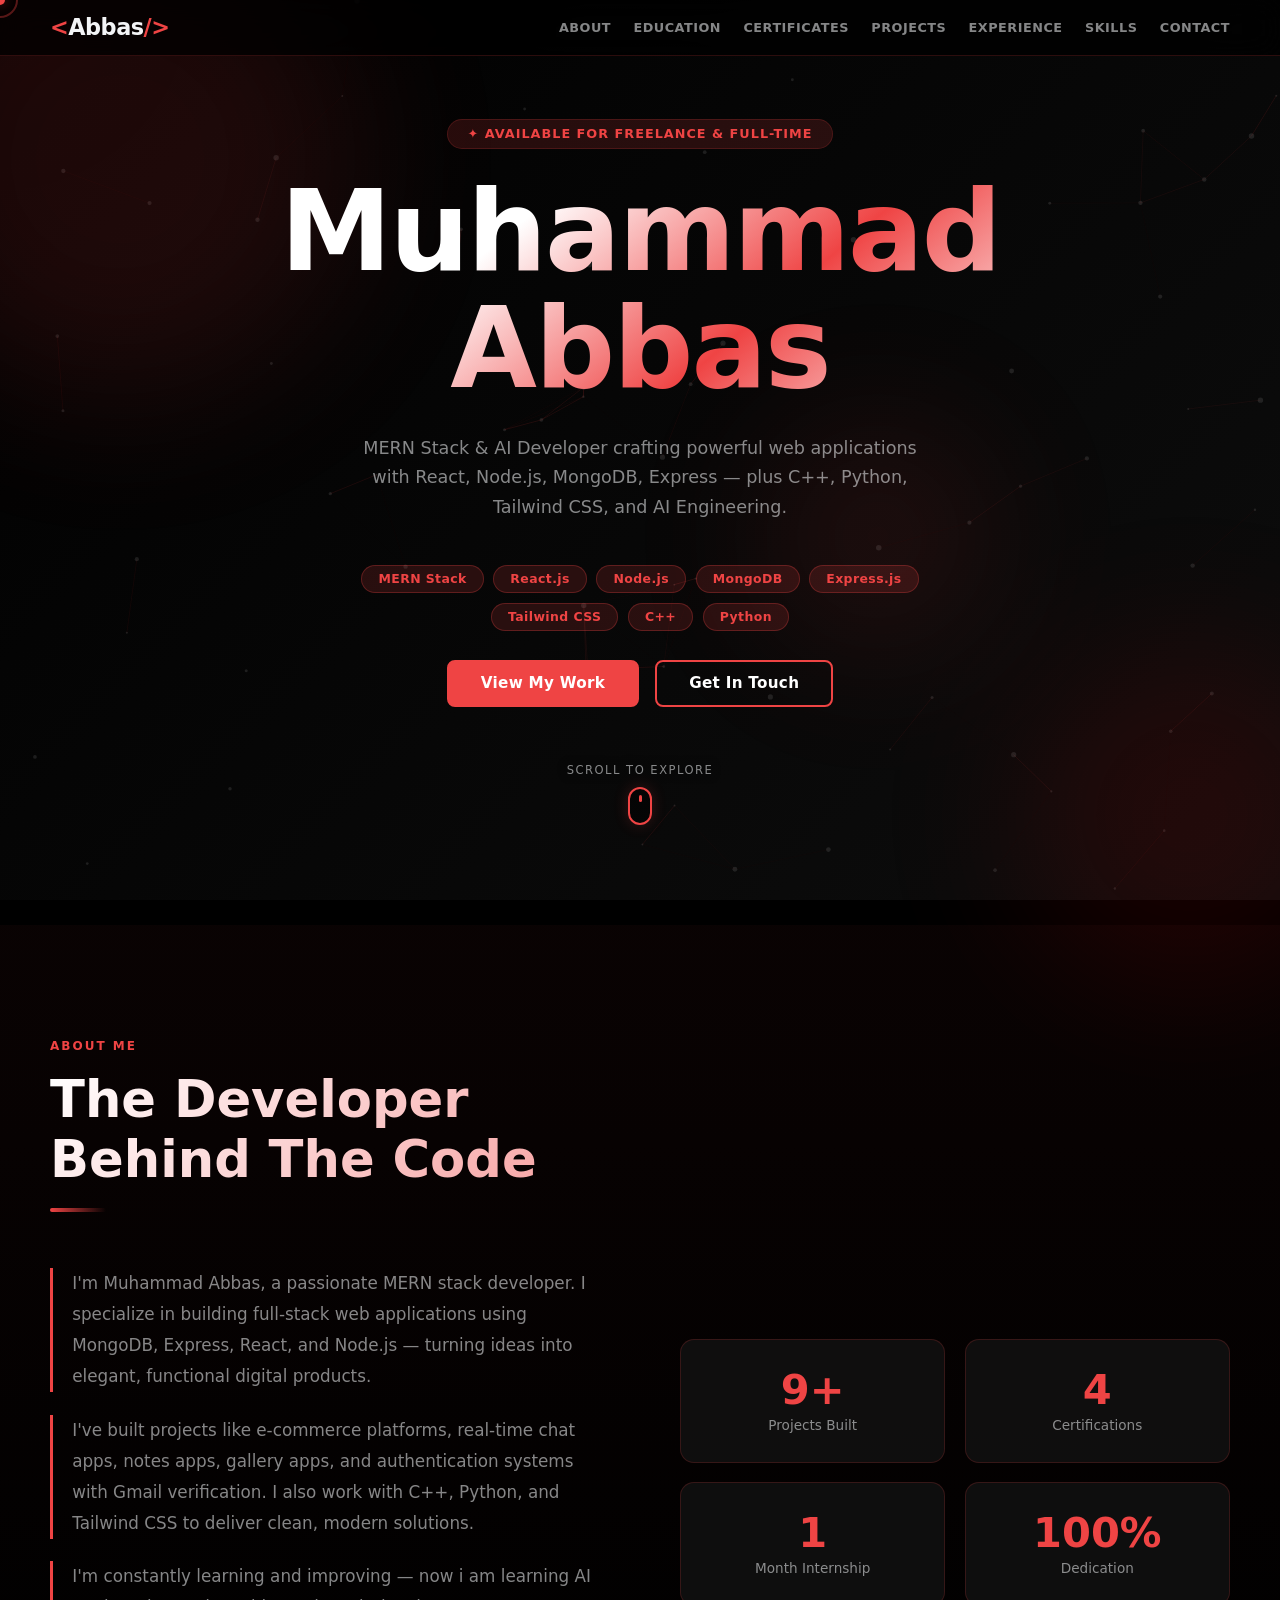
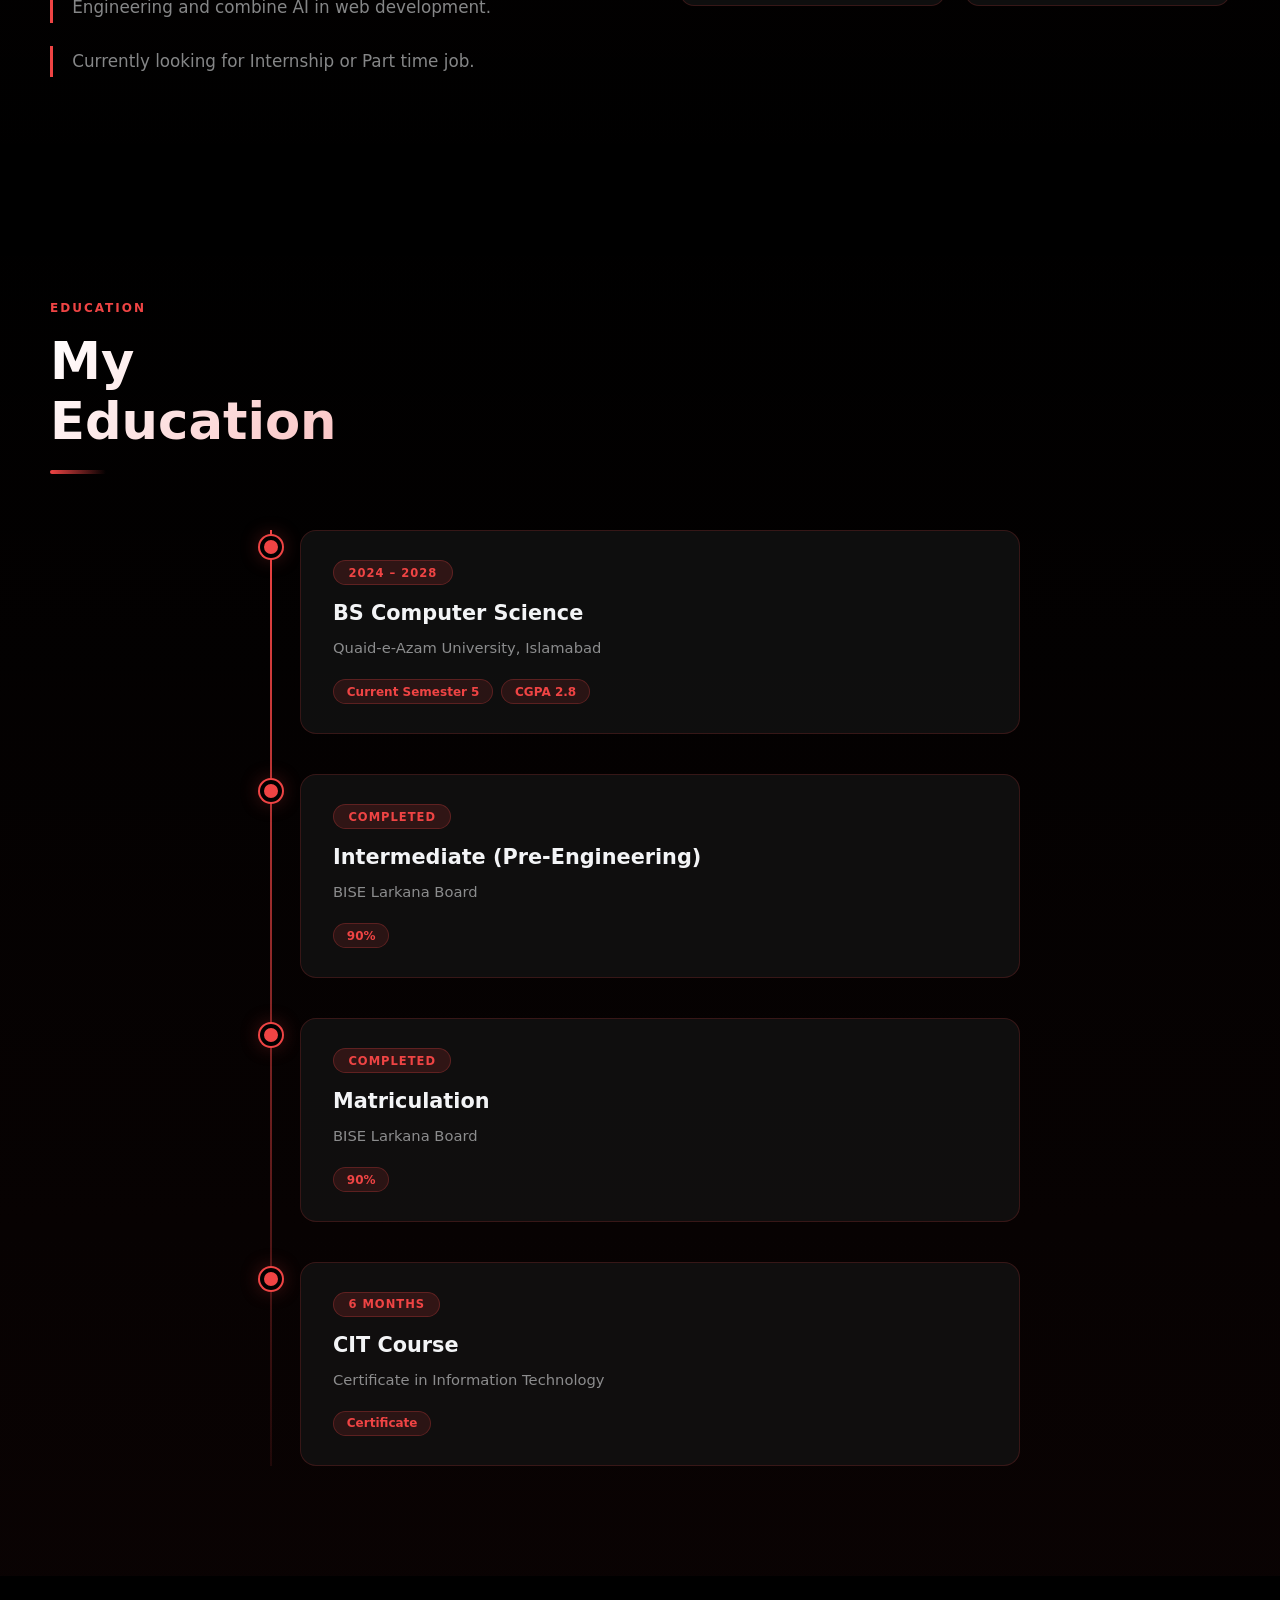
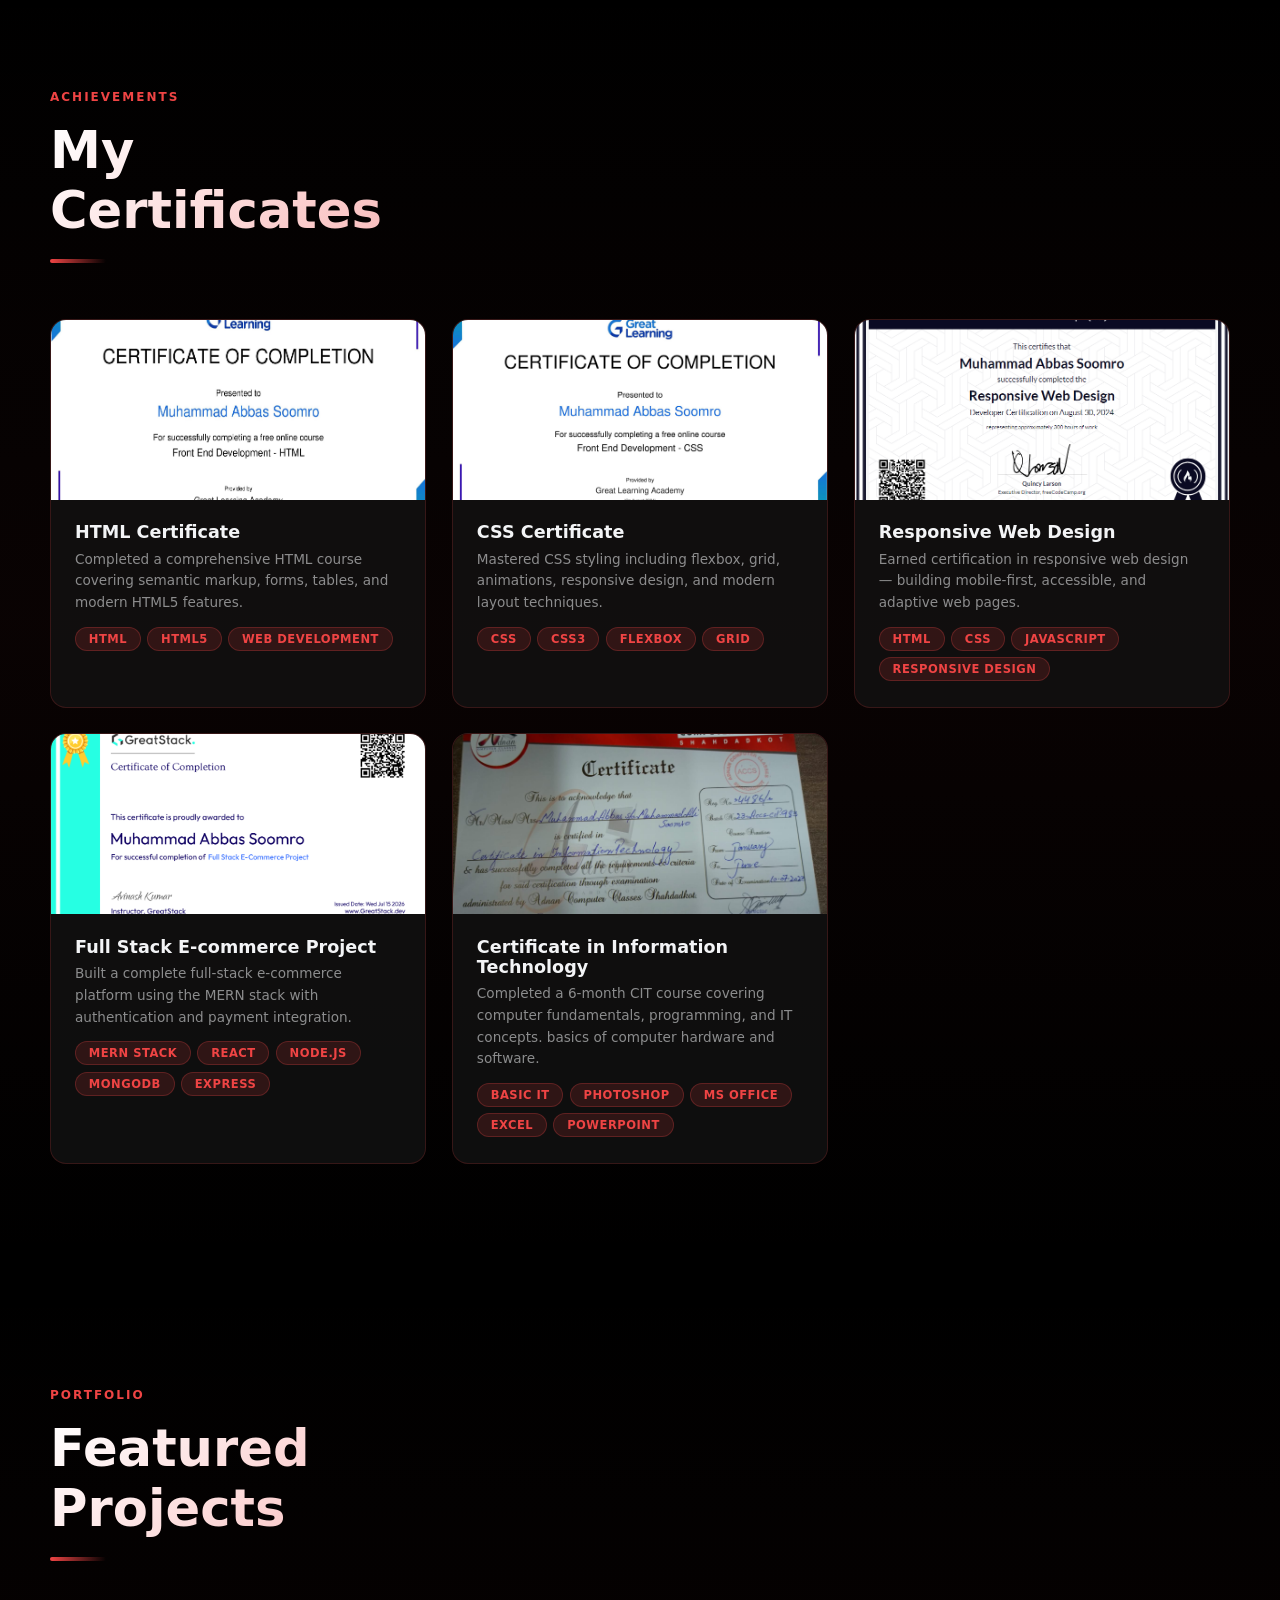
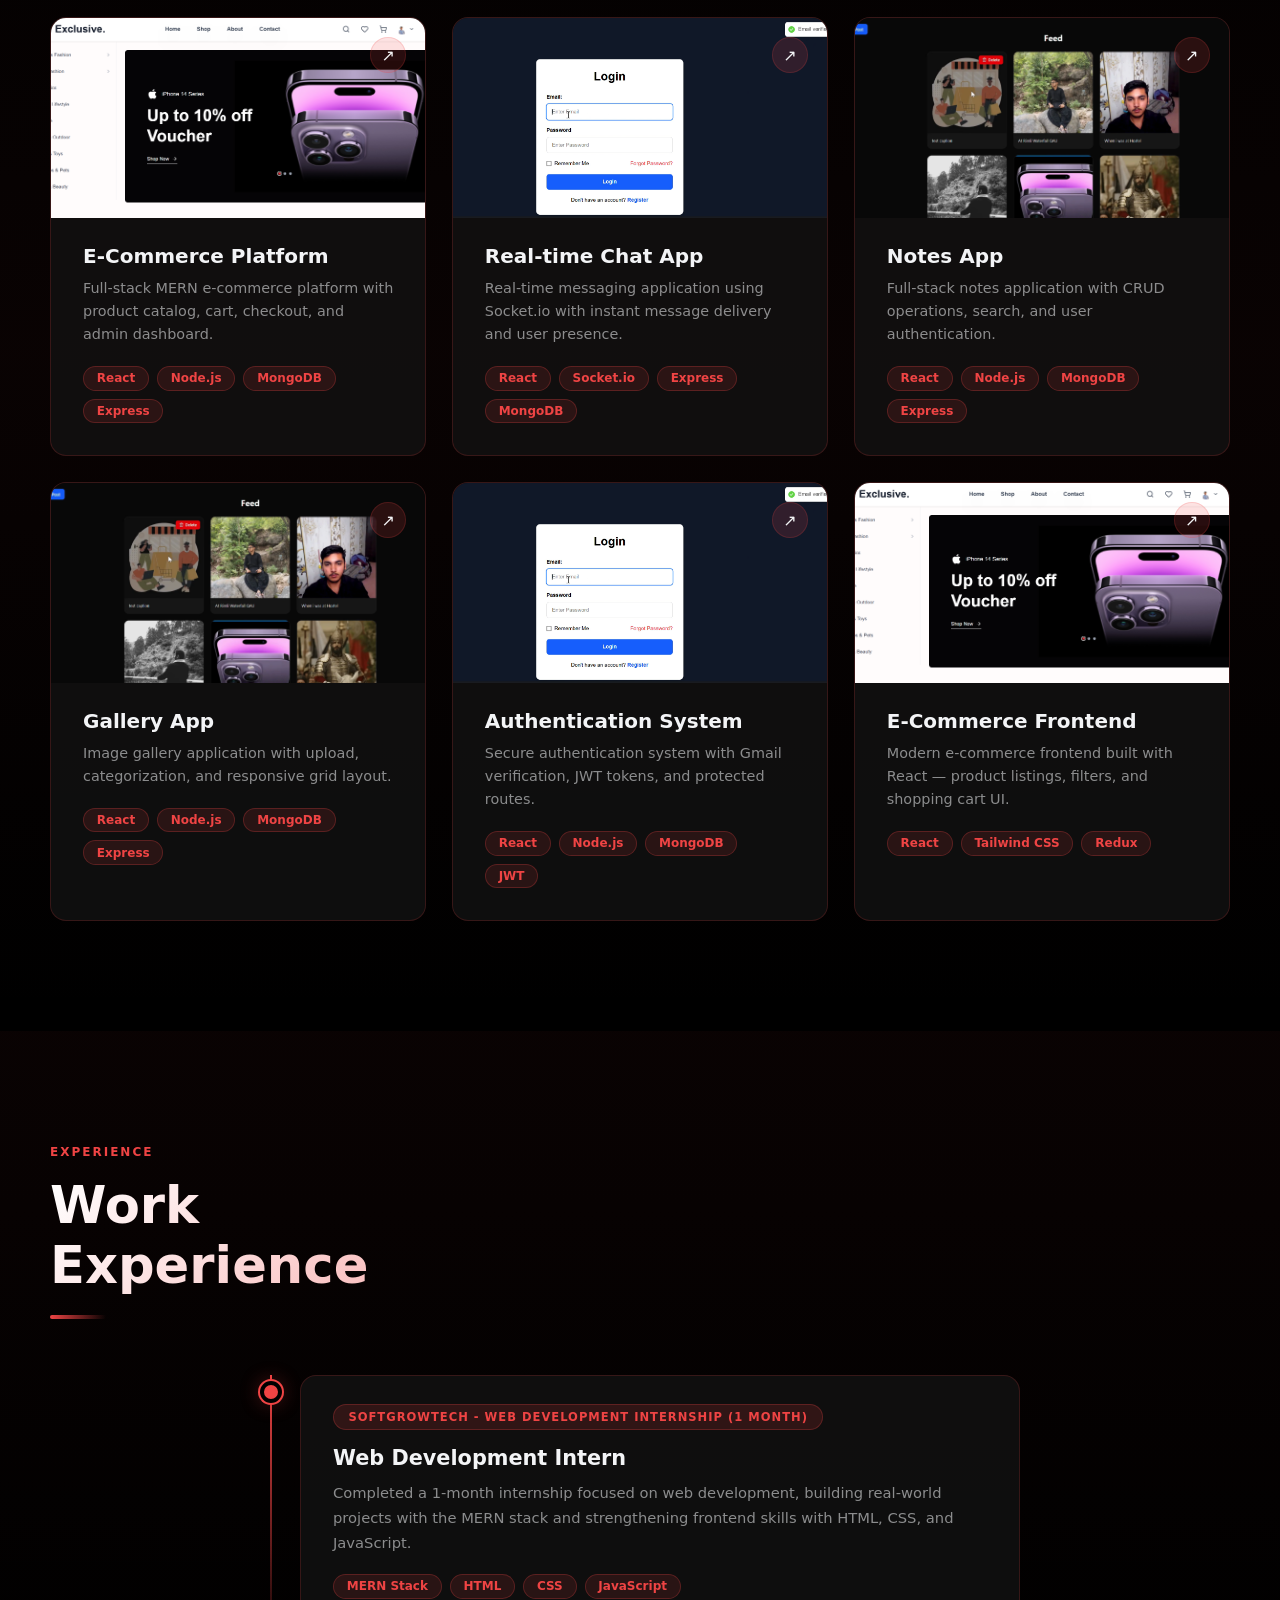
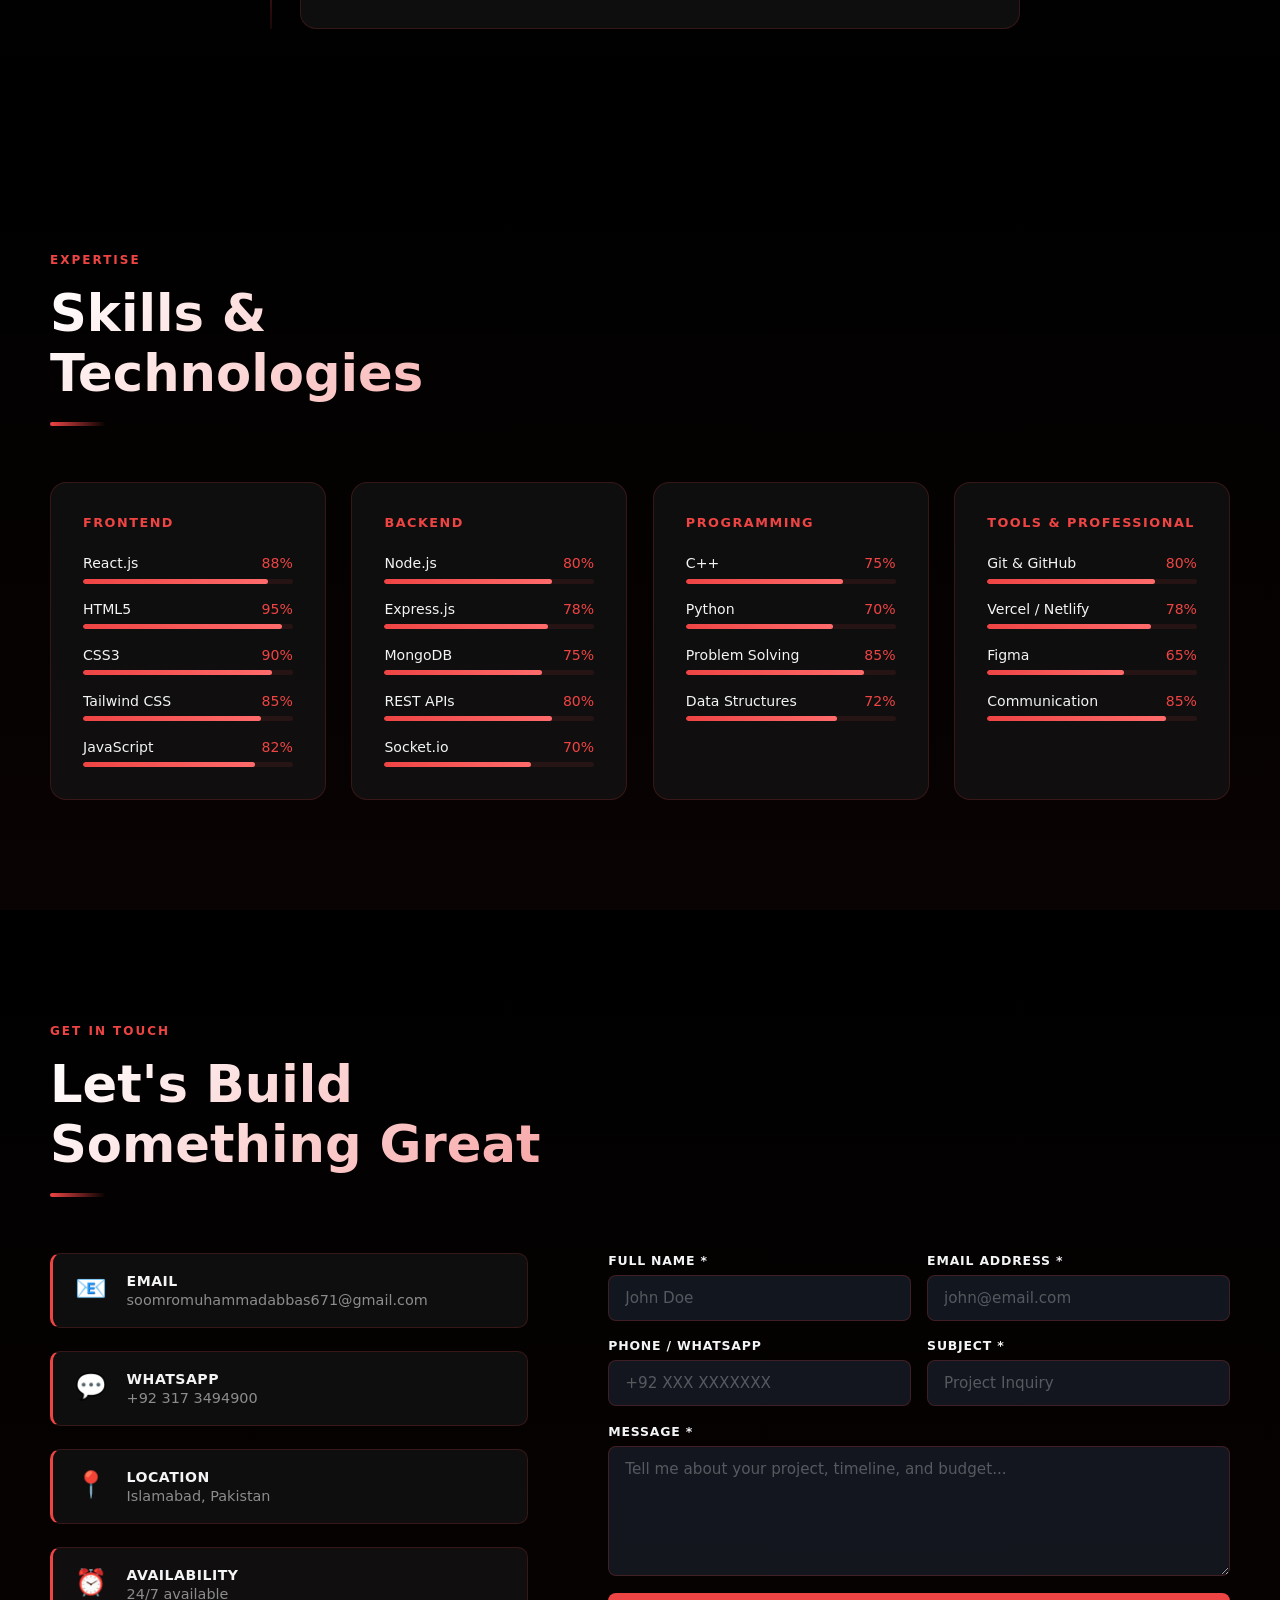
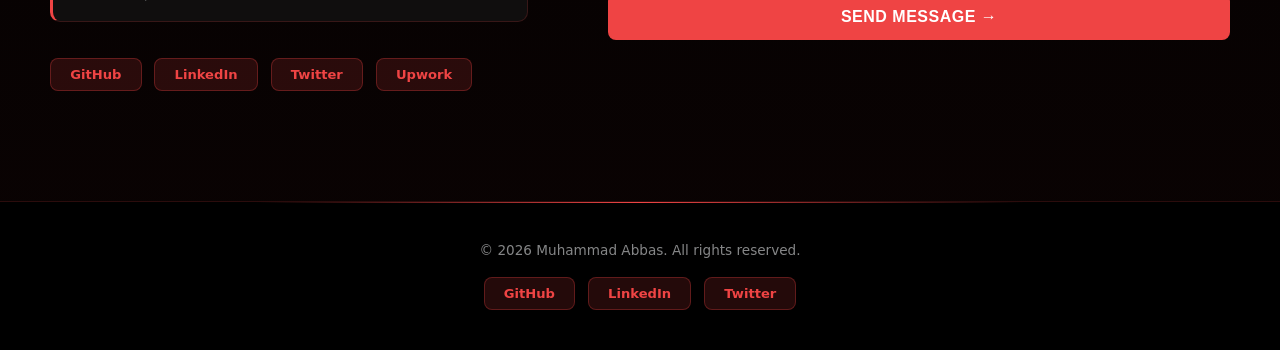
<file: index.html>
<!DOCTYPE html>
<html lang="en">
<head>
  <meta charset="UTF-8" />
  <meta name="viewport" content="width=device-width, initial-scale=1.0" />
  <link rel="icon" type="image/x-icon" href="Images/favicon.png" />

  <!-- ==================== SEO ==================== -->
  <title>Muhammad Abbas Soomro | Coder Abbas - MERN Stack & AI Developer Portfolio</title>
  <meta name="title" content="Muhammad Abbas Soomro | Coder Abbas - MERN Stack & AI Developer Portfolio" />
  <meta name="google-site-verification" content="puolsBZ8aUjfKOMTWSqjP5aeZhN-jo17VUcYbD3_L_Y" />
  <meta name="description" content="Muhammad Abbas Soomro (Coder Abbas) is a MERN Stack Developer in Islamabad, Pakistan specializing in React, Node.js, MongoDB, Express, C++, Python, Tailwind CSS, and AI Engineering. Explore projects, certificates, education, and contact information." />
  <meta name="keywords" content="Muhammad Abbas, Muhammad Abbas Soomro, Coder Abbas, MERN Stack Developer, React Developer, Node.js Developer, MongoDB, Express, Full Stack Developer Pakistan, Web Developer Islamabad, JavaScript Developer, AI Developer, C++, Python, Tailwind CSS, Portfolio" />
  <meta name="author" content="Muhammad Abbas Soomro" />
  <meta name="robots" content="index, follow" />
  <meta name="googlebot" content="index, follow" />
  <meta name="theme-color" content="#ef4444" />
  <link rel="canonical" href="https://coder-abbas.github.io/" />

  <!-- ==================== OPEN GRAPH (Facebook/LinkedIn) ==================== -->
  <meta property="og:type" content="website" />
  <meta property="og:title" content="Muhammad Abbas Soomro | Coder Abbas - MERN Stack & AI Developer" />
  <meta property="og:description" content="MERN Stack Developer in Islamabad, Pakistan. Building powerful web applications with React, Node.js, MongoDB, Express, and AI Engineering." />
  <meta property="og:url" content="https://coder-abbas.github.io/" />
  <meta property="og:image" content="https://coder-abbas.github.io/Images/certificate.png" />
  <meta property="og:site_name" content="Coder Abbas Portfolio" />
  <meta property="og:locale" content="en_US" />

  <!-- ==================== TWITTER CARD ==================== -->
  <meta name="twitter:card" content="summary_large_image" />
  <meta name="twitter:title" content="Muhammad Abbas Soomro | Coder Abbas - MERN Stack & AI Developer" />
  <meta name="twitter:description" content="MERN Stack Developer in Islamabad, Pakistan. Building powerful web applications with React, Node.js, MongoDB, Express, and AI Engineering." />
  <meta name="twitter:image" content="https://coder-abbas.github.io/Images/certificate.png" />

  <!-- ==================== GEO / AEO (Generative & Answer Engine Optimization) ==================== -->
  <meta name="geo.region" content="PK-IS" />
  <meta name="geo.placename" content="Islamabad" />
  <meta name="geo.position" content="33.6844;73.0479" />
  <meta name="ICBM" content="33.6844, 73.0479" />

  <!-- ==================== JSON-LD STRUCTURED DATA (SEO) ==================== -->
  <script type="application/ld+json">
  {
    "@context": "https://schema.org",
    "@type": "Person",
    "name": "Muhammad Abbas Soomro",
    "alternateName": "Coder Abbas",
    "url": "https://coder-abbas.github.io/",
    "jobTitle": "MERN Stack Developer",
    "email": "mailto:soomromuhammadabbas671@gmail.com",
    "telephone": "+92-317-3494900",
    "address": {
      "@type": "PostalAddress",
      "addressLocality": "Islamabad",
      "addressCountry": "PK"
    },
    "alumniOf": {
      "@type": "CollegeOrUniversity",
      "name": "Quaid-e-Azam University, Islamabad"
    },
    "knowsAbout": ["MERN Stack", "React", "Node.js", "MongoDB", "Express", "C++", "Python", "Tailwind CSS", "JavaScript", "HTML", "CSS", "AI Engineering"],
    "sameAs": [
      "https://github.com/coder-abbas",
      "https://www.linkedin.com/in/muhammad-abbas-soomro"
    ]
  }
  </script>

  <script type="application/ld+json">
  {
    "@context": "https://schema.org",
    "@type": "WebSite",
    "name": "Coder Abbas Portfolio",
    "url": "https://coder-abbas.github.io/",
    "description": "Portfolio of Muhammad Abbas Soomro (Coder Abbas), MERN Stack Developer in Islamabad, Pakistan.",
    "author": {
      "@type": "Person",
      "name": "Muhammad Abbas Soomro"
    }
  }
  </script>

  <script type="application/ld+json">
  {
    "@context": "https://schema.org",
    "@type": "FAQPage",
    "mainEntity": [
      {
        "@type": "Question",
        "name": "Who is Muhammad Abbas Soomro?",
        "acceptedAnswer": {
          "@type": "Answer",
          "text": "Muhammad Abbas Soomro, also known as Coder Abbas, is a MERN Stack Developer based in Islamabad, Pakistan, specializing in React, Node.js, MongoDB, Express, C++, Python, Tailwind CSS, and AI Engineering."
        }
      },
      {
        "@type": "Question",
        "name": "What services does Coder Abbas offer?",
        "acceptedAnswer": {
          "@type": "Answer",
          "text": "Coder Abbas offers full-stack web development services including e-commerce platforms, real-time chat applications, notes apps, gallery apps, and authentication systems using the MERN stack."
        }
      },
      {
        "@type": "Question",
        "name": "Where is Muhammad Abbas Soomro located?",
        "acceptedAnswer": {
          "@type": "Answer",
          "text": "Muhammad Abbas Soomro (Coder Abbas) is located in Islamabad, Pakistan."
        }
      },
      {
        "@type": "Question",
        "name": "What is Muhammad Abbas's GitHub username?",
        "acceptedAnswer": {
          "@type": "Answer",
          "text": "Muhammad Abbas Soomro's GitHub username is coder-abbas, and his portfolio is hosted at https://coder-abbas.github.io/"
        }
      }
    ]
  }
  </script>

  <link rel="stylesheet" href="style.css" />
</head>
<body>

<!-- CUSTOM CURSOR -->
<div id="cur-dot"></div>
<div id="cur-ring"></div>

<!-- BACKGROUND CANVAS -->
<canvas id="bgCanvas"></canvas>

<!-- MOBILE MENU -->
<div class="mob-menu" id="mobMenu">
  <a href="#about"       onclick="closeMob()">About</a>
  <a href="#education"   onclick="closeMob()">Education</a>
  <a href="#certificates" onclick="closeMob()">Certificates</a>
  <a href="#projects"    onclick="closeMob()">Projects</a>
  <a href="#experience"  onclick="closeMob()">Experience</a>
  <a href="#skills"      onclick="closeMob()">Skills</a>
  <a href="#contact"     onclick="closeMob()">Contact</a>
</div>

<!-- NAV -->
<nav>
  <div class="container">
    <div class="logo"><span><</span>Abbas<span>/></span></div>
    <div class="nav-links">
      <a href="#about">About</a>
      <a href="#education">Education</a>
      <a href="#certificates">Certificates</a>
      <a href="#projects">Projects</a>
      <a href="#experience">Experience</a>
      <a href="#skills">Skills</a>
      <a href="#contact">Contact</a>
    </div>
    <div class="ham" id="ham" onclick="toggleMob()">
      <span></span><span></span><span></span>
    </div>
  </div>
</nav>

<!-- ==================== HERO ==================== -->
<section id="hero">
  <div class="blob blob1"></div>
  <div class="blob blob2"></div>
  <div class="blob blob3"></div>
  <div class="hero-inner" id="heroInner">
    <div class="badge">✦ Available for Freelance & Full-time</div>
    <h1 class="hero-title">Muhammad<br>Abbas</h1>
    <p class="hero-sub">
      MERN Stack & AI Developer crafting powerful web applications with
      React, Node.js, MongoDB, Express — plus C++, Python, Tailwind CSS, and AI Engineering.
    </p>
    <div class="hero-badges">
      <span class="hero-badge">MERN Stack</span>
      <span class="hero-badge">React.js</span>
      <span class="hero-badge">Node.js</span>
      <span class="hero-badge">MongoDB</span>
      <span class="hero-badge">Express.js</span>
      <span class="hero-badge">Tailwind CSS</span>
      <span class="hero-badge">C++</span>
      <span class="hero-badge">Python</span>
    </div>
    <div class="hero-btns">
      <a href="#projects" class="btn btn-primary"><span>View My Work</span></a>
      <a href="#contact"  class="btn btn-outline"><span>Get In Touch</span></a>
    </div>
    <div class="scroll-hint">
      <p>Scroll to explore</p>
      <div class="mouse-icon"><div class="wheel"></div></div>
    </div>
  </div>
</section>

<!-- ==================== ABOUT ==================== -->
<section id="about">
  <div class="container reveal">
    <span class="section-label">About Me</span>
    <h2 class="section-title">The Developer<br>Behind The Code</h2>
    <div class="title-line"></div>
    <div class="about-grid">
      <div class="about-text">
        <p>
          I'm Muhammad Abbas, a passionate MERN stack developer.
          I specialize in building full-stack web applications using MongoDB,
          Express, React, and Node.js — turning ideas into elegant, functional
          digital products.
        </p>
        <p>
          I've built projects like e-commerce platforms, real-time chat apps,
          notes apps, gallery apps, and authentication systems with Gmail
          verification. I also work with C++, Python, and Tailwind CSS to
          deliver clean, modern solutions.
        </p>
        <p>
          I'm constantly learning and improving — now i am learning AI Engineering
          and combine AI in web development.
        </p>
        <p>
          Currently looking for Internship or Part time job.
        </p>
      </div>
      <div class="stats">
        <div class="stat-card"><h3>9+</h3><p>Projects Built</p></div>
        <div class="stat-card"><h3>4</h3><p>Certifications</p></div>
        <div class="stat-card"><h3>1</h3><p>Month Internship</p></div>
        <div class="stat-card"><h3>100%</h3><p>Dedication</p></div>
      </div>
    </div>
  </div>
</section>

<!-- ==================== EDUCATION (TIMELINE) ==================== -->
<section id="education">
  <div class="container reveal">
    <span class="section-label">Education</span>
    <h2 class="section-title">My<br>Education</h2>
    <div class="title-line"></div>
    <div class="exp-timeline">
      <div class="exp-card">
        <div class="exp-dot"></div>
        <div class="exp-content">
          <span class="exp-date">2024 – 2028</span>
          <h3>BS Computer Science</h3>
          <p>Quaid-e-Azam University, Islamabad</p>
          <div class="tags">
            <span class="tag"> Current Semester 5</span>
            <span class="tag">CGPA 2.8</span>
          </div>
        </div>
      </div>
      <div class="exp-card">
        <div class="exp-dot"></div>
        <div class="exp-content">
          <span class="exp-date">Completed</span>
          <h3>Intermediate (Pre-Engineering)</h3>
          <p>BISE Larkana Board</p>
          <div class="tags">
            <span class="tag">90%</span>
          </div>
        </div>
      </div>
      <div class="exp-card">
        <div class="exp-dot"></div>
        <div class="exp-content">
          <span class="exp-date">Completed</span>
          <h3>Matriculation</h3>
          <p>BISE Larkana Board</p>
          <div class="tags">
            <span class="tag">90%</span>
          </div>
        </div>
      </div>
      <div class="exp-card">
        <div class="exp-dot"></div>
        <div class="exp-content">
          <span class="exp-date">6 Months</span>
          <h3>CIT Course</h3>
          <p>Certificate in Information Technology</p>
          <div class="tags">
            <span class="tag">Certificate</span>
          </div>
        </div>
      </div>
    </div>
  </div>
</section>

<!-- ==================== CERTIFICATES ==================== -->
<section id="certificates">
  <div class="container reveal">
    <span class="section-label">Achievements</span>
    <h2 class="section-title">My<br>Certificates</h2>
    <div class="title-line"></div>
    <div class="cert-grid" id="certGrid"></div>
  </div>
</section>

<!-- ==================== PROJECTS ==================== -->
<section id="projects">
  <div class="container reveal">
    <span class="section-label">Portfolio</span>
    <h2 class="section-title">Featured<br>Projects</h2>
    <div class="title-line"></div>
    <div class="projects-grid" id="projGrid"></div>
  </div>
</section>

<!-- ==================== EXPERIENCE ==================== -->
<section id="experience">
  <div class="container reveal">
    <span class="section-label">Experience</span>
    <h2 class="section-title">Work<br>Experience</h2>
    <div class="title-line"></div>
    <div class="exp-timeline">
      <div class="exp-card">
        <div class="exp-dot"></div>
        <div class="exp-content">
          <span class="exp-date">SoftGrowTech - Web Development Internship (1 Month)</span>
          <h3>Web Development Intern</h3>
          <p>
            Completed a 1-month internship focused on web development,
            building real-world projects with the MERN stack and strengthening
            frontend skills with HTML, CSS, and JavaScript.
          </p>
          <div class="tags">
            <span class="tag">MERN Stack</span>
            <span class="tag">HTML</span>
            <span class="tag">CSS</span>
            <span class="tag">JavaScript</span>
          </div>
        </div>
      </div>
    </div>
  </div>
</section>

<!-- ==================== SKILLS ==================== -->
<section id="skills">
  <div class="container reveal">
    <span class="section-label">Expertise</span>
    <h2 class="section-title">Skills &<br>Technologies</h2>
    <div class="title-line"></div>
    <div class="skills-grid" id="skillsGrid"></div>
  </div>
</section>

<!-- ==================== CONTACT ==================== -->
<section id="contact">
  <div class="container reveal">
    <span class="section-label">Get In Touch</span>
    <h2 class="section-title">Let's Build<br>Something Great</h2>
    <div class="title-line"></div>
    <div class="contact-grid">
      <div class="contact-info">
        <div class="info-card">
          <div class="info-icon">📧</div>
          <div>
            <h4>Email</h4>
            <p>soomromuhammadabbas671@gmail.com</p>
          </div>
        </div>
        <div class="info-card">
          <div class="info-icon">💬</div>
          <div>
            <h4>WhatsApp</h4>
            <p>+92 317 3494900</p>
          </div>
        </div>
        <div class="info-card">
          <div class="info-icon">📍</div>
          <div>
            <h4>Location</h4>
            <p>Islamabad, Pakistan</p>
          </div>
        </div>
        <div class="info-card">
          <div class="info-icon">⏰</div>
          <div>
            <h4>Availability</h4>
            <p>24/7 available</p>
          </div>
        </div>
        <div class="socials">
          <a href="#" class="soc-btn">GitHub</a>
          <a href="#" class="soc-btn">LinkedIn</a>
          <a href="#" class="soc-btn">Twitter</a>
          <a href="#" class="soc-btn">Upwork</a>
        </div>
      </div>

      <form id="contactForm">
        <div class="form-row">
          <div class="field">
            <label for="name">Full Name *</label>
            <input id="name" name="name" type="text" placeholder="John Doe" required />
          </div>
          <div class="field">
            <label for="email">Email Address *</label>
            <input id="email" name="email" type="email" placeholder="john@email.com" required />
          </div>
        </div>
        <div class="form-row">
          <div class="field">
            <label for="phone">Phone / WhatsApp</label>
            <input id="phone" name="phone" type="tel" placeholder="+92 XXX XXXXXXX" />
          </div>
          <div class="field">
            <label for="subject">Subject *</label>
            <input id="subject" name="subject" type="text" placeholder="Project Inquiry" required />
          </div>
        </div>
        <div class="field">
          <label for="message">Message *</label>
          <textarea id="message" name="message" placeholder="Tell me about your project, timeline, and budget..." required></textarea>
        </div>
        <div id="formMsg" class="form-msg" style="display:none"></div>
        <button type="submit" class="submit-btn" id="submitBtn">
          Send Message →
        </button>
      </form>
    </div>
  </div>
</section>

<!-- ==================== FOOTER ==================== -->
<footer>
  <div class="footer-simple">
    <p>&copy; 2026 Muhammad Abbas. All rights reserved.</p>
    <div class="footer-socials">
      <a href="#" class="soc-btn">GitHub</a>
      <a href="#" class="soc-btn">LinkedIn</a>
      <a href="#" class="soc-btn">Twitter</a>
    </div>
  </div>
</footer>

<script src="script.js"></script>
</body>
</html>
</file>
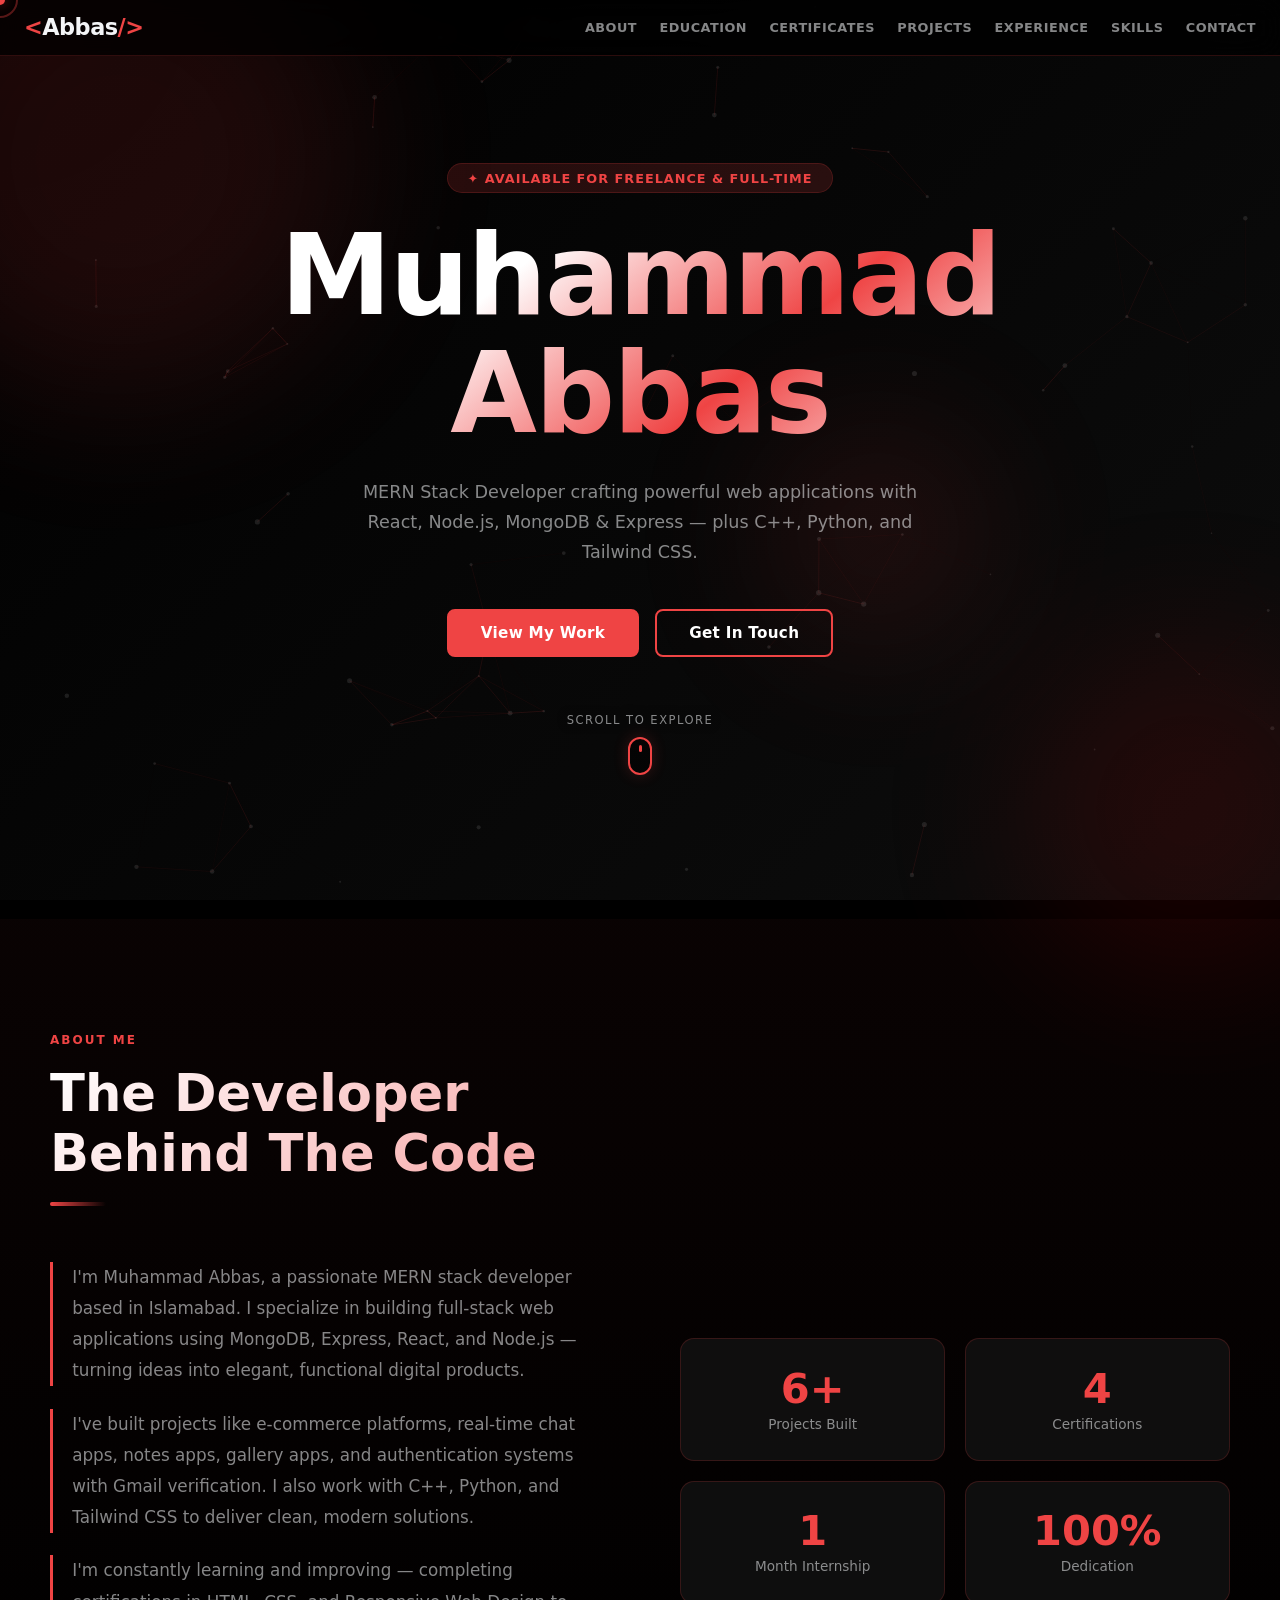
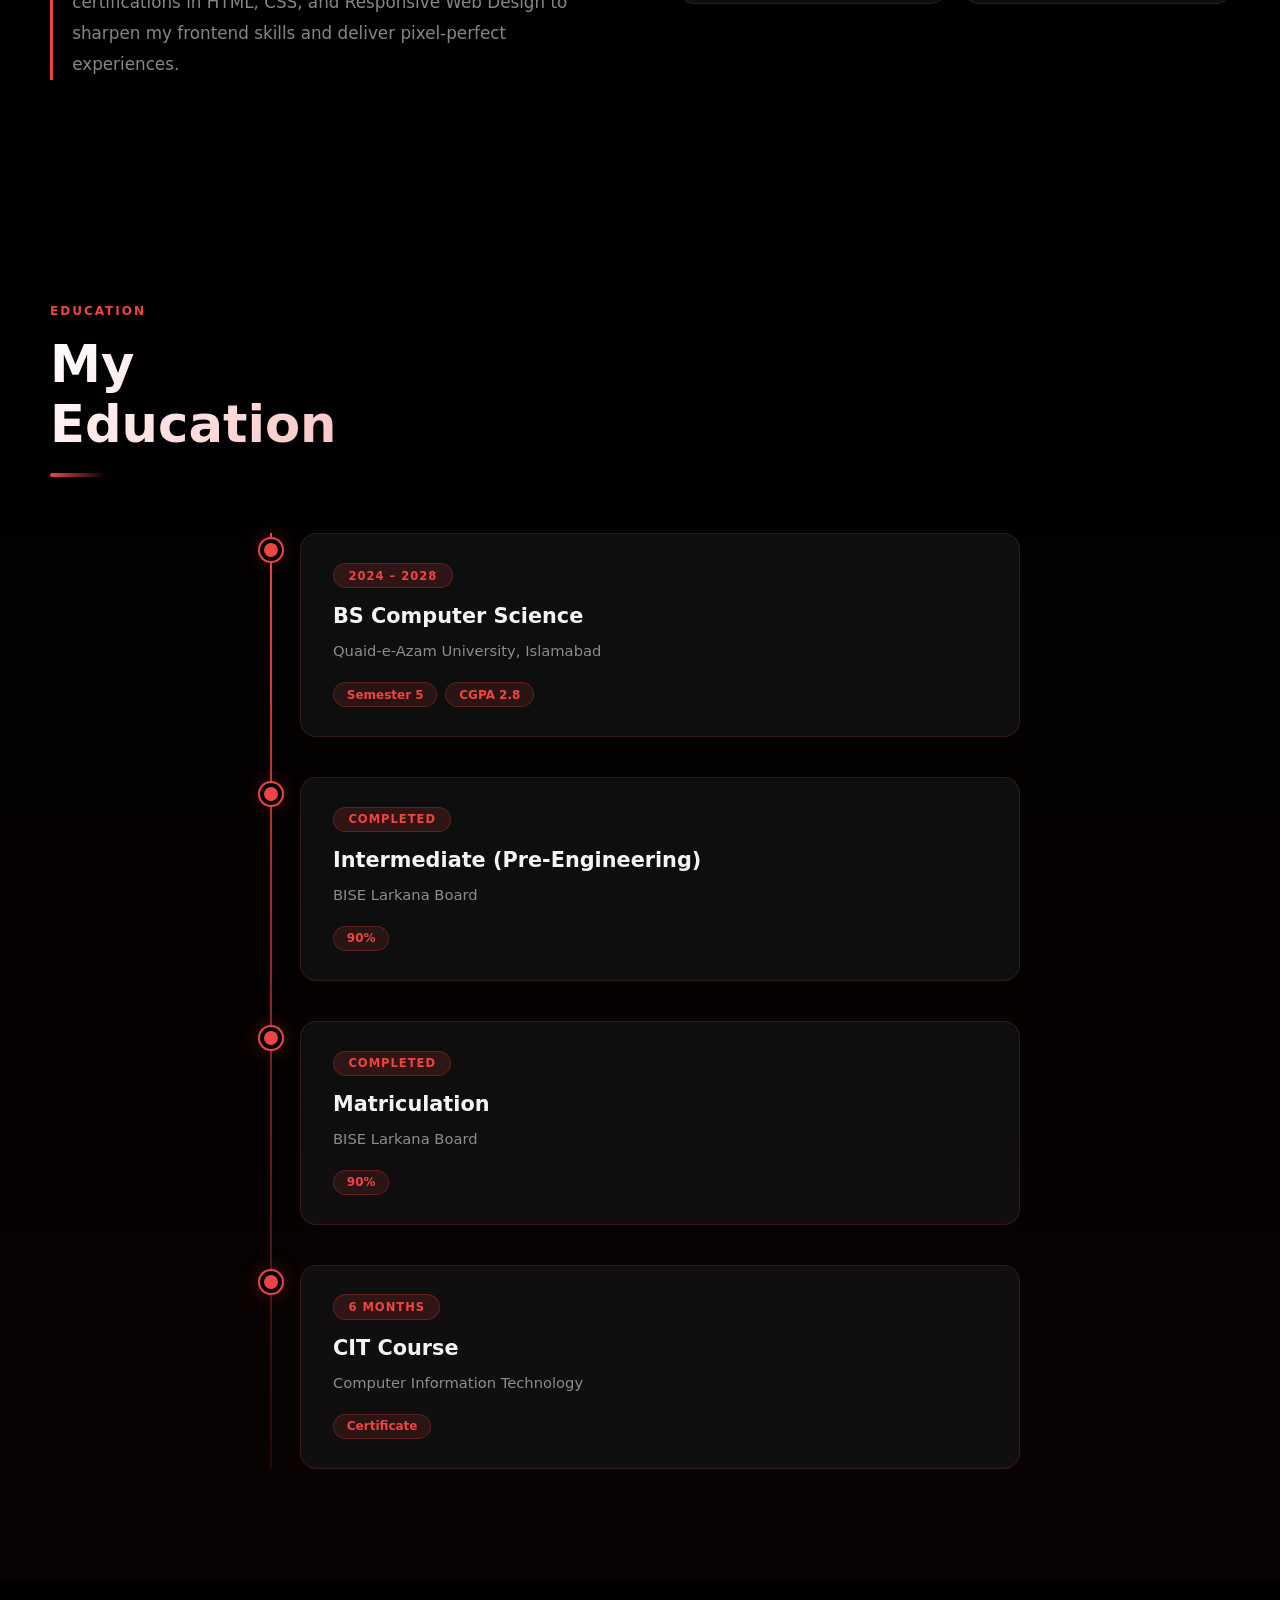
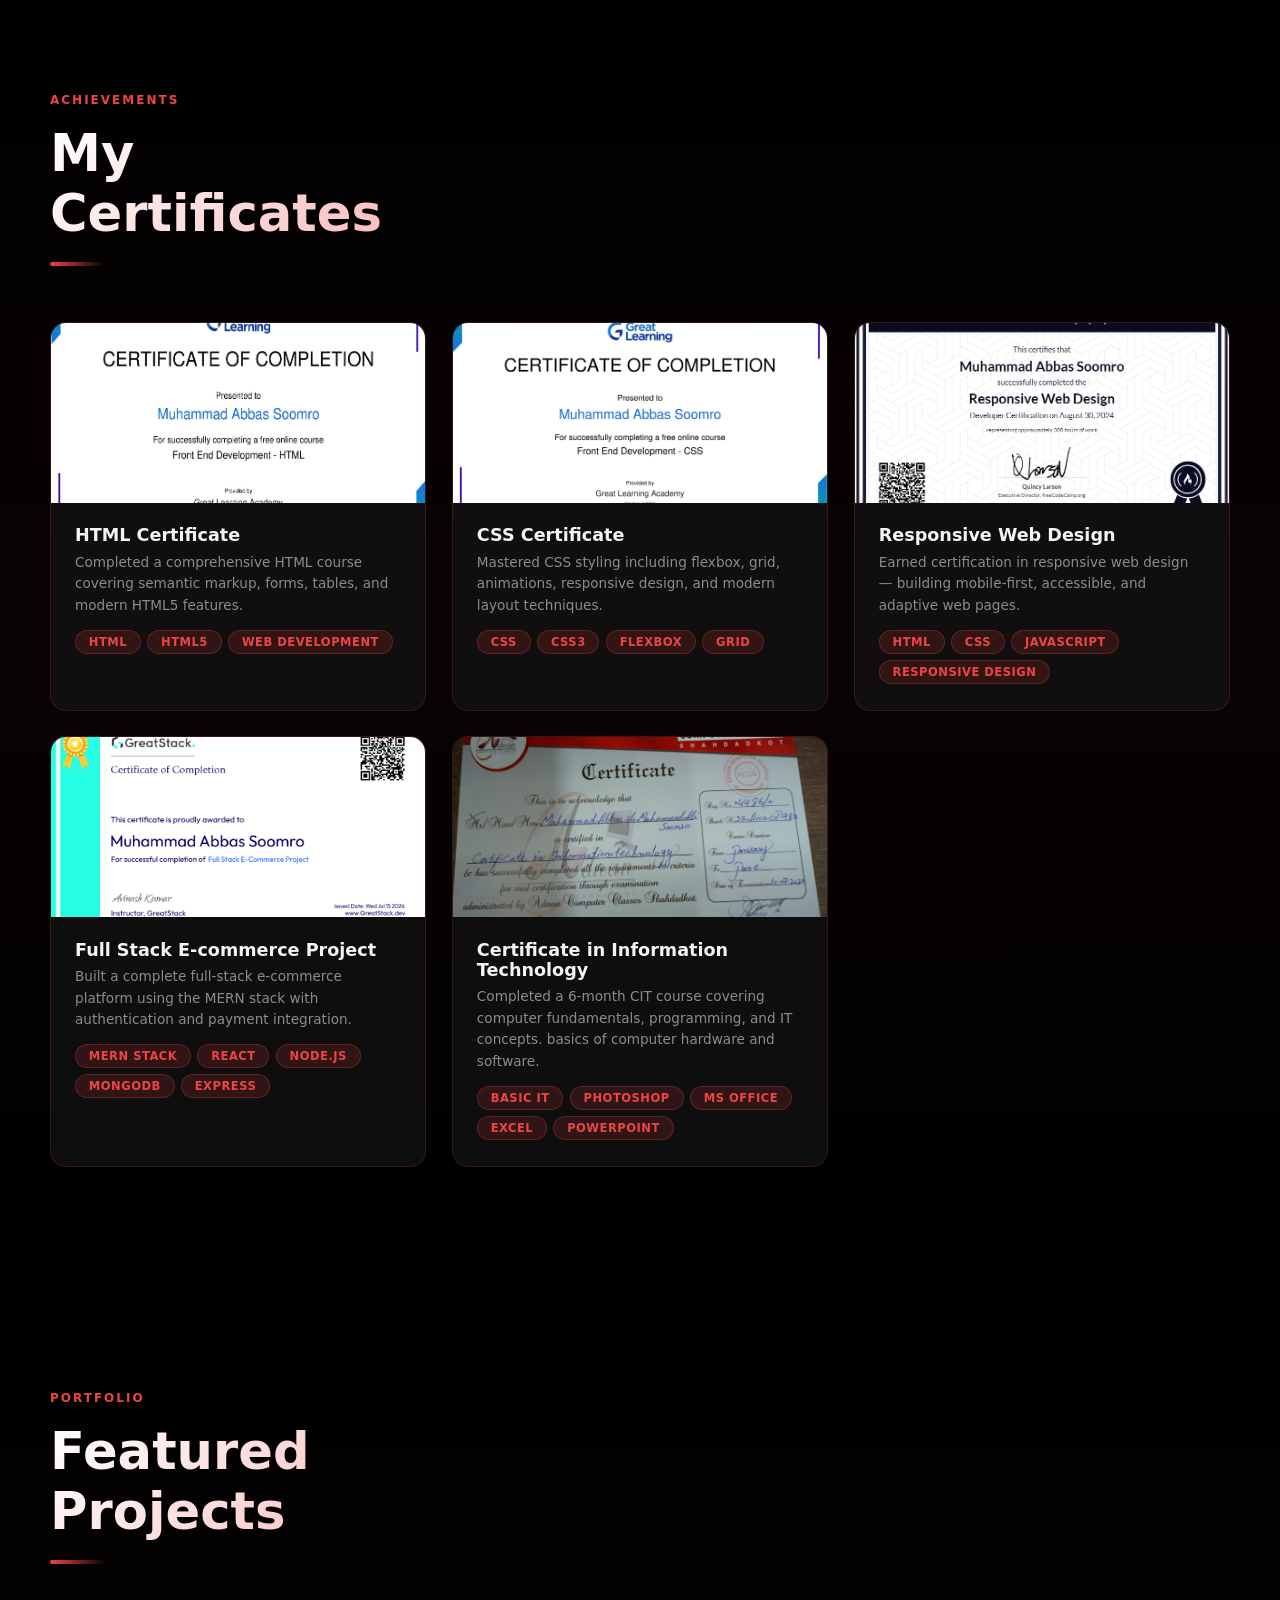
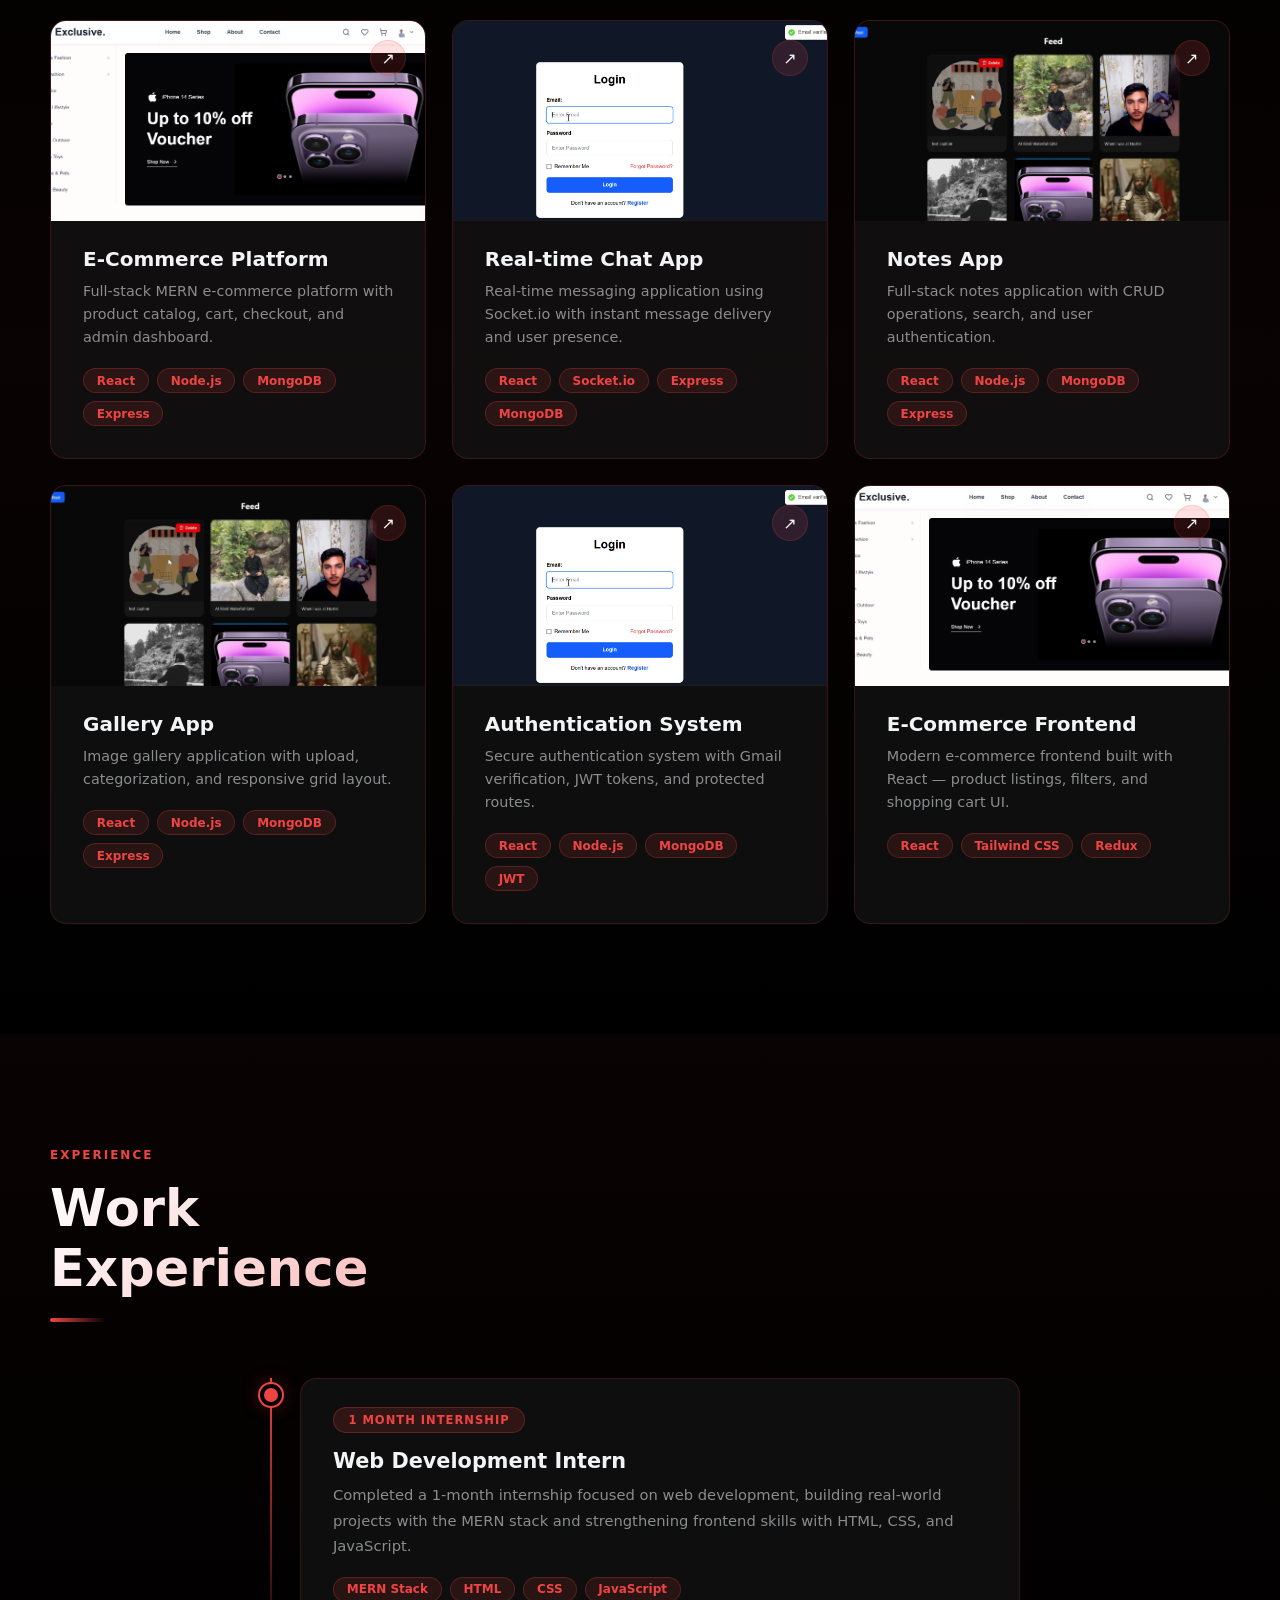
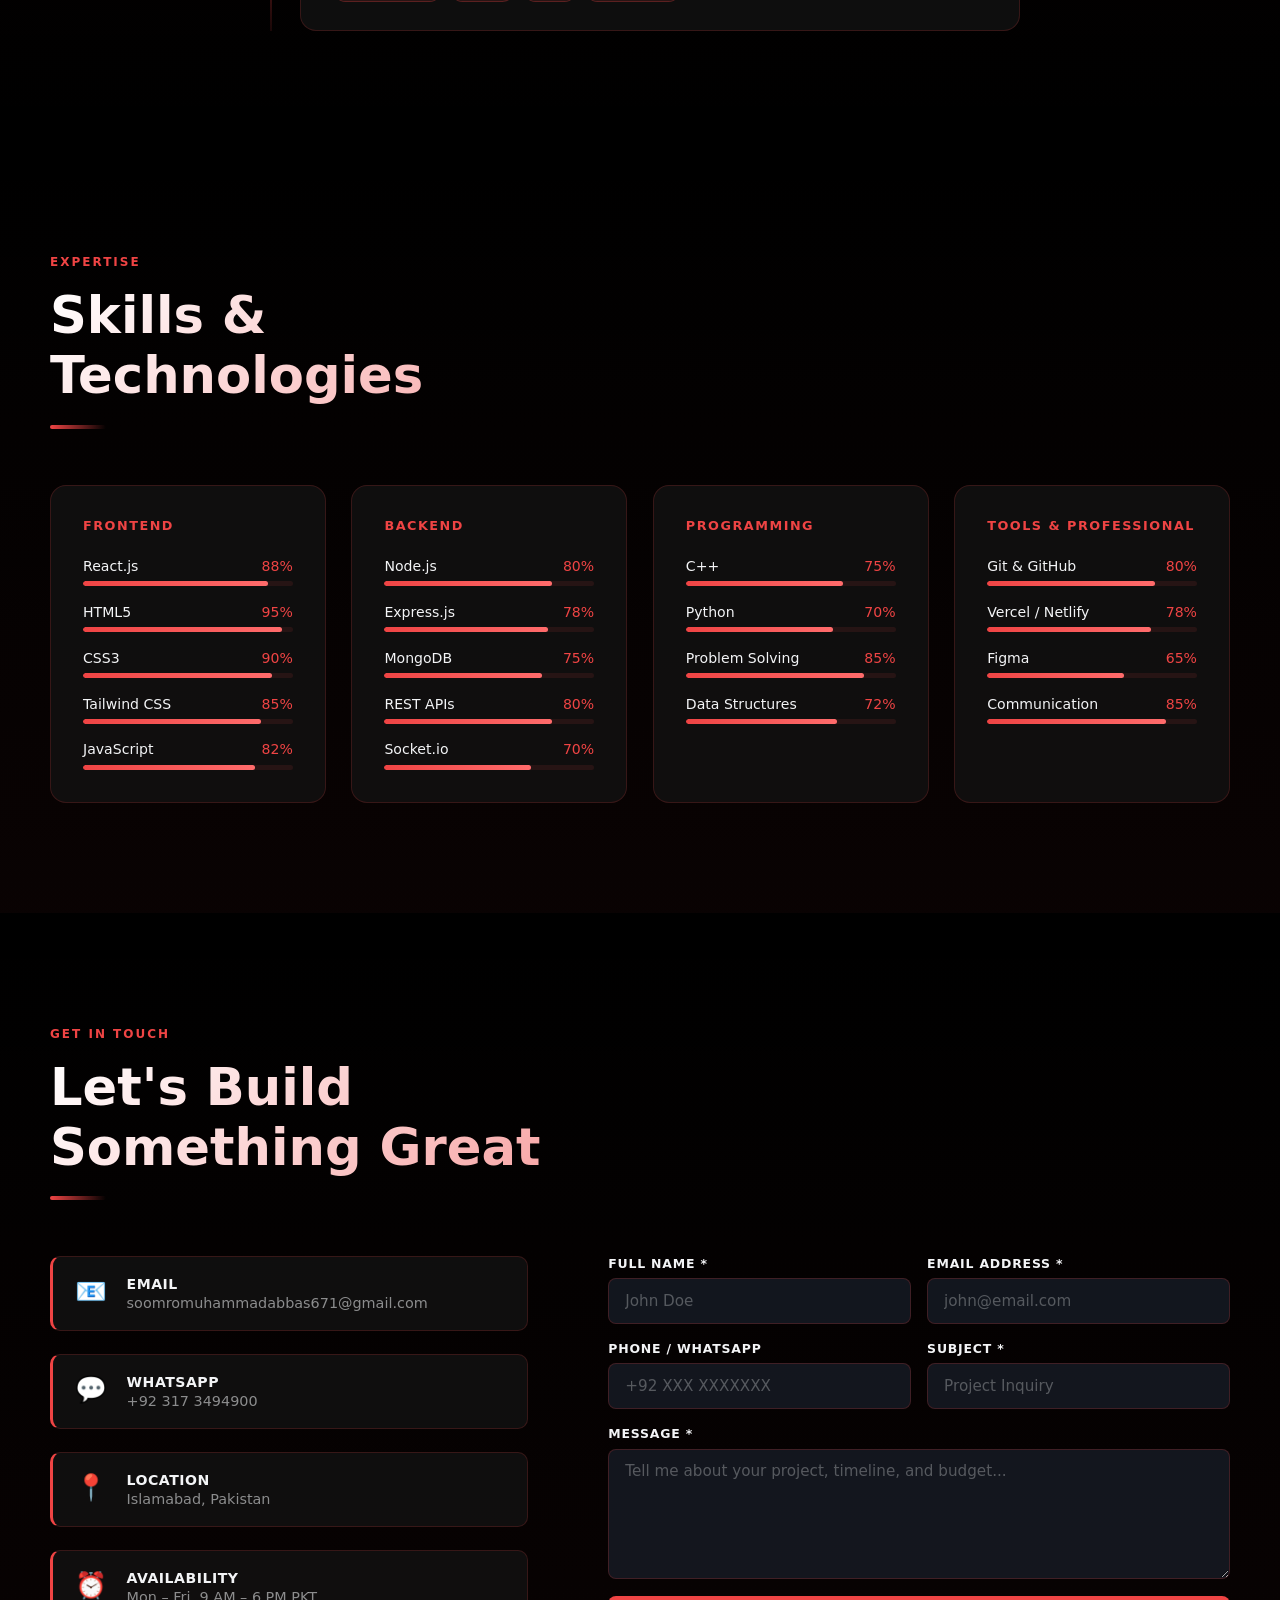
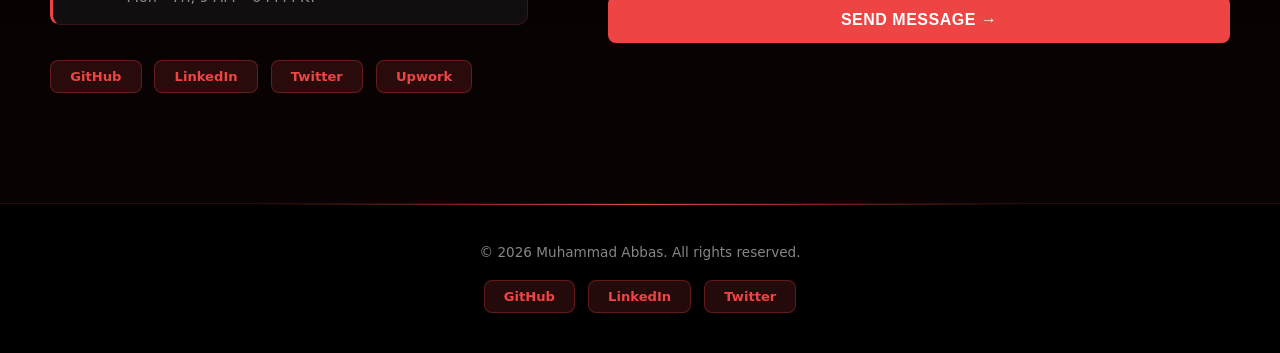
<file: portfolio.html>
<!DOCTYPE html>
<html lang="en">
<head>
  <meta charset="UTF-8" />
  <meta name="viewport" content="width=device-width, initial-scale=1.0" />

  <!-- ==================== SEO ==================== -->
  <title>Muhammad Abbas | MERN Stack Developer in Islamabad, Pakistan</title>
  <meta name="description" content="Muhammad Abbas is a MERN Stack Developer in Islamabad, Pakistan specializing in React, Node.js, MongoDB, Express, C++, Python, and Tailwind CSS. View projects, certificates, and education." />
  <meta name="keywords" content="Muhammad Abbas, MERN Stack Developer, Web Developer Islamabad, React Developer, Node.js Developer, MongoDB, Express, Full Stack Developer Pakistan, C++, Python, Tailwind CSS" />
  <meta name="author" content="Muhammad Abbas" />
  <meta name="robots" content="index, follow" />
  <meta name="googlebot" content="index, follow" />
  <meta name="theme-color" content="#ef4444" />
  <link rel="canonical" href="https://muhammadabbas.dev/" />

  <!-- ==================== OPEN GRAPH (Facebook/LinkedIn) ==================== -->
  <meta property="og:type" content="website" />
  <meta property="og:title" content="Muhammad Abbas | MERN Stack Developer" />
  <meta property="og:description" content="MERN Stack Developer in Islamabad, Pakistan. Building powerful web applications with React, Node.js, MongoDB, and Express." />
  <meta property="og:url" content="https://muhammadabbas.dev/" />
  <meta property="og:site_name" content="Muhammad Abbas Portfolio" />
  <meta property="og:locale" content="en_US" />

  <!-- ==================== TWITTER CARD ==================== -->
  <meta name="twitter:card" content="summary_large_image" />
  <meta name="twitter:title" content="Muhammad Abbas | MERN Stack Developer" />
  <meta name="twitter:description" content="MERN Stack Developer in Islamabad, Pakistan. Building powerful web applications with React, Node.js, MongoDB, and Express." />

  <!-- ==================== GEO / AEO (Generative & Answer Engine Optimization) ==================== -->
  <meta name="geo.region" content="PK-IS" />
  <meta name="geo.placename" content="Islamabad" />
  <meta name="geo.position" content="33.6844;73.0479" />
  <meta name="ICBM" content="33.6844, 73.0479" />

  <!-- ==================== JSON-LD STRUCTURED DATA (SEO) ==================== -->
  <script type="application/ld+json">
  {
    "@context": "https://schema.org",
    "@type": "Person",
    "name": "Muhammad Abbas",
    "url": "https://muhammadabbas.dev/",
    "jobTitle": "MERN Stack Developer",
    "email": "mailto:soomromuhammadabbas671@gmail.com",
    "telephone": "+92-317-3494900",
    "address": {
      "@type": "PostalAddress",
      "addressLocality": "Islamabad",
      "addressCountry": "PK"
    },
    "alumniOf": {
      "@type": "CollegeOrUniversity",
      "name": "Quaid-e-Azam University, Islamabad"
    },
    "knowsAbout": ["MERN Stack", "React", "Node.js", "MongoDB", "Express", "C++", "Python", "Tailwind CSS", "JavaScript", "HTML", "CSS"],
    "sameAs": []
  }
  </script>

  <script type="application/ld+json">
  {
    "@context": "https://schema.org",
    "@type": "WebSite",
    "name": "Muhammad Abbas Portfolio",
    "url": "https://muhammadabbas.dev/",
    "description": "Portfolio of Muhammad Abbas, MERN Stack Developer in Islamabad, Pakistan.",
    "author": {
      "@type": "Person",
      "name": "Muhammad Abbas"
    }
  }
  </script>

  <script type="application/ld+json">
  {
    "@context": "https://schema.org",
    "@type": "FAQPage",
    "mainEntity": [
      {
        "@type": "Question",
        "name": "Who is Muhammad Abbas?",
        "acceptedAnswer": {
          "@type": "Answer",
          "text": "Muhammad Abbas is a MERN Stack Developer based in Islamabad, Pakistan, specializing in React, Node.js, MongoDB, Express, C++, Python, and Tailwind CSS."
        }
      },
      {
        "@type": "Question",
        "name": "What services does Muhammad Abbas offer?",
        "acceptedAnswer": {
          "@type": "Answer",
          "text": "Muhammad Abbas offers full-stack web development services including e-commerce platforms, real-time chat applications, notes apps, gallery apps, and authentication systems using the MERN stack."
        }
      },
      {
        "@type": "Question",
        "name": "Where is Muhammad Abbas located?",
        "acceptedAnswer": {
          "@type": "Answer",
          "text": "Muhammad Abbas is located in Islamabad, Pakistan."
        }
      }
    ]
  }
  </script>

  <link rel="stylesheet" href="style.css" />
</head>
<body>

<!-- CUSTOM CURSOR -->
<div id="cur-dot"></div>
<div id="cur-ring"></div>

<!-- BACKGROUND CANVAS -->
<canvas id="bgCanvas"></canvas>

<!-- MOBILE MENU -->
<div class="mob-menu" id="mobMenu">
  <a href="#about"       onclick="closeMob()">About</a>
  <a href="#education"   onclick="closeMob()">Education</a>
  <a href="#certificates" onclick="closeMob()">Certificates</a>
  <a href="#projects"    onclick="closeMob()">Projects</a>
  <a href="#experience"  onclick="closeMob()">Experience</a>
  <a href="#skills"      onclick="closeMob()">Skills</a>
  <a href="#contact"     onclick="closeMob()">Contact</a>
</div>

<!-- NAV -->
<nav>
  <div class="logo"><span><</span>Abbas<span>/></span></div>
  <div class="nav-links">
    <a href="#about">About</a>
    <a href="#education">Education</a>
    <a href="#certificates">Certificates</a>
    <a href="#projects">Projects</a>
    <a href="#experience">Experience</a>
    <a href="#skills">Skills</a>
    <a href="#contact">Contact</a>
  </div>
  <div class="ham" id="ham" onclick="toggleMob()">
    <span></span><span></span><span></span>
  </div>
</nav>

<!-- ==================== HERO ==================== -->
<section id="hero">
  <div class="blob blob1"></div>
  <div class="blob blob2"></div>
  <div class="blob blob3"></div>
  <div class="hero-inner" id="heroInner">
    <div class="badge">✦ Available for Freelance & Full-time</div>
    <h1 class="hero-title">Muhammad<br>Abbas</h1>
    <p class="hero-sub">
      MERN Stack Developer crafting powerful web applications with
      React, Node.js, MongoDB & Express — plus C++, Python, and Tailwind CSS.
    </p>
    <div class="hero-btns">
      <a href="#projects" class="btn btn-primary"><span>View My Work</span></a>
      <a href="#contact"  class="btn btn-outline"><span>Get In Touch</span></a>
    </div>
    <div class="scroll-hint">
      <p>Scroll to explore</p>
      <div class="mouse-icon"><div class="wheel"></div></div>
    </div>
  </div>
</section>

<!-- ==================== ABOUT ==================== -->
<section id="about">
  <div class="container reveal">
    <span class="section-label">About Me</span>
    <h2 class="section-title">The Developer<br>Behind The Code</h2>
    <div class="title-line"></div>
    <div class="about-grid">
      <div class="about-text">
        <p>
          I'm Muhammad Abbas, a passionate MERN stack developer based in Islamabad.
          I specialize in building full-stack web applications using MongoDB,
          Express, React, and Node.js — turning ideas into elegant, functional
          digital products.
        </p>
        <p>
          I've built projects like e-commerce platforms, real-time chat apps,
          notes apps, gallery apps, and authentication systems with Gmail
          verification. I also work with C++, Python, and Tailwind CSS to
          deliver clean, modern solutions.
        </p>
        <p>
          I'm constantly learning and improving — completing certifications in
          HTML, CSS, and Responsive Web Design to sharpen my frontend skills
          and deliver pixel-perfect experiences.
        </p>
      </div>
      <div class="stats">
        <div class="stat-card"><h3>6+</h3><p>Projects Built</p></div>
        <div class="stat-card"><h3>4</h3><p>Certifications</p></div>
        <div class="stat-card"><h3>1</h3><p>Month Internship</p></div>
        <div class="stat-card"><h3>100%</h3><p>Dedication</p></div>
      </div>
    </div>
  </div>
</section>

<!-- ==================== EDUCATION (TIMELINE) ==================== -->
<section id="education">
  <div class="container reveal">
    <span class="section-label">Education</span>
    <h2 class="section-title">My<br>Education</h2>
    <div class="title-line"></div>
    <div class="exp-timeline">
      <div class="exp-card">
        <div class="exp-dot"></div>
        <div class="exp-content">
          <span class="exp-date">2024 – 2028</span>
          <h3>BS Computer Science</h3>
          <p>Quaid-e-Azam University, Islamabad</p>
          <div class="tags">
            <span class="tag">Semester 5</span>
            <span class="tag">CGPA 2.8</span>
          </div>
        </div>
      </div>
      <div class="exp-card">
        <div class="exp-dot"></div>
        <div class="exp-content">
          <span class="exp-date">Completed</span>
          <h3>Intermediate (Pre-Engineering)</h3>
          <p>BISE Larkana Board</p>
          <div class="tags">
            <span class="tag">90%</span>
          </div>
        </div>
      </div>
      <div class="exp-card">
        <div class="exp-dot"></div>
        <div class="exp-content">
          <span class="exp-date">Completed</span>
          <h3>Matriculation</h3>
          <p>BISE Larkana Board</p>
          <div class="tags">
            <span class="tag">90%</span>
          </div>
        </div>
      </div>
      <div class="exp-card">
        <div class="exp-dot"></div>
        <div class="exp-content">
          <span class="exp-date">6 Months</span>
          <h3>CIT Course</h3>
          <p>Computer Information Technology</p>
          <div class="tags">
            <span class="tag">Certificate</span>
          </div>
        </div>
      </div>
    </div>
  </div>
</section>

<!-- ==================== CERTIFICATES ==================== -->
<section id="certificates">
  <div class="container reveal">
    <span class="section-label">Achievements</span>
    <h2 class="section-title">My<br>Certificates</h2>
    <div class="title-line"></div>
    <div class="cert-grid" id="certGrid"></div>
  </div>
</section>

<!-- ==================== PROJECTS ==================== -->
<section id="projects">
  <div class="container reveal">
    <span class="section-label">Portfolio</span>
    <h2 class="section-title">Featured<br>Projects</h2>
    <div class="title-line"></div>
    <div class="projects-grid" id="projGrid"></div>
  </div>
</section>

<!-- ==================== EXPERIENCE ==================== -->
<section id="experience">
  <div class="container reveal">
    <span class="section-label">Experience</span>
    <h2 class="section-title">Work<br>Experience</h2>
    <div class="title-line"></div>
    <div class="exp-timeline">
      <div class="exp-card">
        <div class="exp-dot"></div>
        <div class="exp-content">
          <span class="exp-date">1 Month Internship</span>
          <h3>Web Development Intern</h3>
          <p>
            Completed a 1-month internship focused on web development,
            building real-world projects with the MERN stack and strengthening
            frontend skills with HTML, CSS, and JavaScript.
          </p>
          <div class="tags">
            <span class="tag">MERN Stack</span>
            <span class="tag">HTML</span>
            <span class="tag">CSS</span>
            <span class="tag">JavaScript</span>
          </div>
        </div>
      </div>
    </div>
  </div>
</section>

<!-- ==================== SKILLS ==================== -->
<section id="skills">
  <div class="container reveal">
    <span class="section-label">Expertise</span>
    <h2 class="section-title">Skills &<br>Technologies</h2>
    <div class="title-line"></div>
    <div class="skills-grid" id="skillsGrid"></div>
  </div>
</section>

<!-- ==================== CONTACT ==================== -->
<section id="contact">
  <div class="container reveal">
    <span class="section-label">Get In Touch</span>
    <h2 class="section-title">Let's Build<br>Something Great</h2>
    <div class="title-line"></div>
    <div class="contact-grid">
      <div class="contact-info">
        <div class="info-card">
          <div class="info-icon">📧</div>
          <div>
            <h4>Email</h4>
            <p>soomromuhammadabbas671@gmail.com</p>
          </div>
        </div>
        <div class="info-card">
          <div class="info-icon">💬</div>
          <div>
            <h4>WhatsApp</h4>
            <p>+92 317 3494900</p>
          </div>
        </div>
        <div class="info-card">
          <div class="info-icon">📍</div>
          <div>
            <h4>Location</h4>
            <p>Islamabad, Pakistan</p>
          </div>
        </div>
        <div class="info-card">
          <div class="info-icon">⏰</div>
          <div>
            <h4>Availability</h4>
            <p>Mon – Fri, 9 AM – 6 PM PKT</p>
          </div>
        </div>
        <div class="socials">
          <a href="#" class="soc-btn">GitHub</a>
          <a href="#" class="soc-btn">LinkedIn</a>
          <a href="#" class="soc-btn">Twitter</a>
          <a href="#" class="soc-btn">Upwork</a>
        </div>
      </div>

      <form id="contactForm">
        <div class="form-row">
          <div class="field">
            <label for="name">Full Name *</label>
            <input id="name" name="name" type="text" placeholder="John Doe" required />
          </div>
          <div class="field">
            <label for="email">Email Address *</label>
            <input id="email" name="email" type="email" placeholder="john@email.com" required />
          </div>
        </div>
        <div class="form-row">
          <div class="field">
            <label for="phone">Phone / WhatsApp</label>
            <input id="phone" name="phone" type="tel" placeholder="+92 XXX XXXXXXX" />
          </div>
          <div class="field">
            <label for="subject">Subject *</label>
            <input id="subject" name="subject" type="text" placeholder="Project Inquiry" required />
          </div>
        </div>
        <div class="field">
          <label for="message">Message *</label>
          <textarea id="message" name="message" placeholder="Tell me about your project, timeline, and budget..." required></textarea>
        </div>
        <div id="formMsg" class="form-msg" style="display:none"></div>
        <button type="submit" class="submit-btn" id="submitBtn">
          Send Message →
        </button>
      </form>
    </div>
  </div>
</section>

<!-- ==================== FOOTER ==================== -->
<footer>
  <div class="footer-simple">
    <p>&copy; 2026 Muhammad Abbas. All rights reserved.</p>
    <div class="footer-socials">
      <a href="#" class="soc-btn">GitHub</a>
      <a href="#" class="soc-btn">LinkedIn</a>
      <a href="#" class="soc-btn">Twitter</a>
    </div>
  </div>
</footer>

<script src="script.js"></script>
</body>
</html>
</file>
<file: style.css>
/* ==================== RESET & ROOT ==================== */
*,
*::before,
*::after {
  margin: 0;
  padding: 0;
  box-sizing: border-box;
}

:root {
  --red: #ef4444;
  --red-dim: rgba(239, 68, 68, 0.15);
  --red-glow: rgba(239, 68, 68, 0.35);
  --bg: #000;
  --surface: rgba(20, 20, 20, 0.7);
  --text: #f3f4f6;
  --muted: rgba(243, 244, 246, 0.55);
  --border: rgba(239, 68, 68, 0.18);
}

html {
  scroll-behavior: smooth;
}

body {
  background: #000;
  color: var(--text);
  font-family: 'Segoe UI', system-ui, sans-serif;
  overflow-x: hidden;
  cursor: none;
}

a {
  text-decoration: none;
  color: inherit;
}

ul {
  list-style: none;
}

::selection {
  background: var(--red);
  color: #fff;
}

::-webkit-scrollbar {
  width: 8px;
}

::-webkit-scrollbar-track {
  background: #000;
}

::-webkit-scrollbar-thumb {
  background: var(--red);
  border-radius: 4px;
}

/* ==================== CUSTOM CURSOR ==================== */
#cur-dot {
  position: fixed;
  width: 10px;
  height: 10px;
  background: var(--red);
  border-radius: 50%;
  pointer-events: none;
  z-index: 9999;
  transform: translate(-50%, -50%);
  transition: width .15s, height .15s, box-shadow .15s;
  box-shadow: 0 0 12px var(--red-glow);
}

#cur-ring {
  position: fixed;
  width: 36px;
  height: 36px;
  border: 2px solid var(--red);
  border-radius: 50%;
  pointer-events: none;
  z-index: 9998;
  transform: translate(-50%, -50%);
  transition: width .35s, height .35s, opacity .35s, border-color .35s;
  opacity: .35;
  background: radial-gradient(circle, rgba(239, 68, 68, .08) 0%, transparent 70%);
}

body.hovering #cur-dot {
  width: 14px;
  height: 14px;
  box-shadow: 0 0 22px var(--red);
}

body.hovering #cur-ring {
  width: 54px;
  height: 54px;
  opacity: .55;
  box-shadow: 0 0 28px var(--red-glow);
}

/* ==================== CANVAS BG ==================== */
#bgCanvas {
  position: fixed;
  inset: 0;
  z-index: 0;
  background: linear-gradient(135deg, #000 0%, #0d0d0d 100%);
  pointer-events: none;
}

/* ==================== NAV ==================== */
nav {
  position: fixed;
  top: 0;
  left: 0;
  right: 0;
  z-index: 500;
  background: rgba(0, 0, 0, .75);
  backdrop-filter: blur(14px);
  border-bottom: 1px solid var(--border);
  padding: .9rem 1.5rem;
  display: flex;
  align-items: center;
  justify-content: space-between;
  animation: slideDown .6s ease both;
}

nav .container {
  display: flex;
  align-items: center;
  justify-content: space-between;
  width: 100%;
  max-width: 1180px;
  margin: 0 auto;
}

@keyframes slideDown {
  from {
    transform: translateY(-100%);
    opacity: 0
  }

  to {
    transform: translateY(0);
    opacity: 1
  }
}

.logo {
  font-size: 1.4rem;
  font-weight: 800;
  letter-spacing: -.5px;
}

.logo span {
  color: var(--red);
}

.nav-links {
  display: flex;
  gap: 1.4rem;
}

.nav-links a {
  font-size: .8rem;
  font-weight: 600;
  text-transform: uppercase;
  letter-spacing: .5px;
  color: var(--muted);
  position: relative;
  transition: color .25s;
  white-space: nowrap;
}

.nav-links a::after {
  content: '';
  position: absolute;
  bottom: -4px;
  left: 0;
  width: 0;
  height: 2px;
  background: var(--red);
  border-radius: 1px;
  transition: width .3s;
}

.nav-links a:hover {
  color: #fff;
}

.nav-links a:hover::after {
  width: 100%;
}

.ham {
  display: none;
  flex-direction: column;
  gap: 5px;
  cursor: none;
  padding: 8px;
  z-index: 600;
}

.ham span {
  width: 26px;
  height: 3px;
  background: #fff;
  border-radius: 2px;
  transition: .3s;
}

.ham.open span:nth-child(1) {
  transform: translateY(8px) rotate(45deg);
}

.ham.open span:nth-child(2) {
  opacity: 0;
}

.ham.open span:nth-child(3) {
  transform: translateY(-8px) rotate(-45deg);
}

/* ==================== HERO ==================== */
#hero {
  min-height: 100vh;
  display: flex;
  align-items: center;
  justify-content: center;
  padding: 100px 2rem;
  position: relative;
  z-index: 1;
}

.hero-inner {
  text-align: center;
  position: relative;
  z-index: 2;
  transform-style: preserve-3d;
  transition: transform .05s linear;
}

.badge {
  display: inline-block;
  margin-bottom: 1.5rem;
  padding: .4rem 1.2rem;
  border: 1px solid var(--border);
  border-radius: 999px;
  font-size: .8rem;
  font-weight: 600;
  color: var(--red);
  text-transform: uppercase;
  letter-spacing: 1px;
  background: var(--red-dim);
  animation: fadeUp .8s .1s both;
}

.hero-title {
  font-size: clamp(3rem, 9vw, 7rem);
  font-weight: 900;
  line-height: 1.05;
  background: linear-gradient(140deg, #fff 30%, var(--red) 65%, #fff 100%);
  -webkit-background-clip: text;
  -webkit-text-fill-color: transparent;
  background-clip: text;
  animation: fadeUp .9s .2s both;
  letter-spacing: -2px;
}

.hero-sub {
  margin: 1.6rem auto 2.6rem;
  max-width: 560px;
  font-size: 1.1rem;
  color: var(--muted);
  line-height: 1.7;
  animation: fadeUp .9s .35s both;
}

.hero-badges {
  display: flex;
  flex-wrap: wrap;
  justify-content: center;
  gap: .6rem;
  margin: 0 auto 1.8rem;
  max-width: 640px;
  animation: fadeUp .9s .45s both;
}

.hero-badge {
  display: inline-flex;
  align-items: center;
  padding: .35rem 1rem;
  border-radius: 999px;
  font-size: .78rem;
  font-weight: 600;
  letter-spacing: .4px;
  background: var(--red-dim);
  color: var(--red);
  border: 1px solid rgba(239, 68, 68, .28);
  transition: all .3s;
}

.hero-badge:hover {
  background: var(--red);
  color: #fff;
  transform: translateY(-3px);
  box-shadow: 0 6px 20px var(--red-glow);
}

.hero-btns {
  display: flex;
  gap: 1rem;
  justify-content: center;
  flex-wrap: wrap;
  animation: fadeUp .9s .5s both;
}

.btn {
  display: inline-flex;
  align-items: center;
  justify-content: center;
  padding: .8rem 2rem;
  border-radius: 8px;
  font-size: .95rem;
  font-weight: 700;
  cursor: none;
  transition: all .3s;
  border: 2px solid var(--red);
  position: relative;
  overflow: hidden;
  letter-spacing: .3px;
}

.btn::before {
  content: '';
  position: absolute;
  inset: 0;
  background: var(--red);
  transform: scaleX(0);
  transform-origin: left;
  transition: transform .35s ease;
  z-index: 0;
}

.btn span {
  position: relative;
  z-index: 1;
}

.btn-primary {
  background: var(--red);
  color: #fff;
}

.btn-primary:hover {
  box-shadow: 0 12px 36px var(--red-glow);
  transform: translateY(-3px);
}

.btn-outline {
  background: transparent;
  color: #fff;
}

.btn-outline:hover {
  color: #fff;
  transform: translateY(-3px);
  box-shadow: 0 12px 36px rgba(255, 255, 255, .1);
}

.btn-outline:hover::before {
  transform: scaleX(1);
}

/* floating blobs */
.blob {
  position: absolute;
  border-radius: 50%;
  filter: blur(80px);
  opacity: .12;
  pointer-events: none;
  animation: blobFloat 10s ease-in-out infinite;
}

.blob1 {
  width: 480px;
  height: 480px;
  background: var(--red);
  top: -100px;
  left: -120px;
}

.blob2 {
  width: 340px;
  height: 340px;
  background: #c00;
  bottom: -60px;
  right: -80px;
  animation-delay: 4s;
  animation-duration: 13s;
}

.blob3 {
  width: 220px;
  height: 220px;
  background: var(--red);
  top: 45%;
  left: 60%;
  animation-delay: 2s;
  animation-duration: 8s;
}

@keyframes blobFloat {

  0%,
  100% {
    transform: translateY(0) scale(1)
  }

  50% {
    transform: translateY(-40px) scale(1.05)
  }
}

/* scroll indicator */
.scroll-hint {
  margin: 3.5rem auto 0;
  width: fit-content;
  display: flex;
  flex-direction: column;
  align-items: center;
  gap: .6rem;
  cursor: pointer;
  animation: bounceHint 2s ease-in-out infinite;
}

.scroll-hint p {
  font-size: .72rem;
  text-transform: uppercase;
  letter-spacing: 1.5px;
  color: var(--muted);
  text-shadow: 0 0 10px rgba(0, 0, 0, .8);
}

.mouse-icon {
  width: 24px;
  height: 38px;
  border: 2px solid var(--red);
  border-radius: 12px;
  display: flex;
  justify-content: center;
  padding-top: 6px;
  background: rgba(0, 0, 0, .4);
  box-shadow: 0 0 15px rgba(239, 68, 68, .2);
}

.wheel {
  width: 3px;
  height: 7px;
  background: var(--red);
  border-radius: 2px;
  animation: wheelScroll 1.4s infinite;
}

@keyframes wheelScroll {
  0% {
    transform: translateY(0);
    opacity: 1
  }

  100% {
    transform: translateY(10px);
    opacity: 0
  }
}

@keyframes bounceHint {

  0%,
  100% {
    transform: translateY(0)
  }

  50% {
    transform: translateY(-8px)
  }
}

/* ==================== SECTION SHARED ==================== */
section {
  padding: 110px 2rem;
  position: relative;
  z-index: 1;
}

.section-label {
  display: inline-block;
  font-size: .75rem;
  font-weight: 700;
  text-transform: uppercase;
  letter-spacing: 2px;
  color: var(--red);
  margin-bottom: 1rem;
}

h2.section-title {
  font-size: clamp(2rem, 5vw, 3.2rem);
  font-weight: 800;
  background: linear-gradient(135deg, #fff, var(--red));
  -webkit-background-clip: text;
  -webkit-text-fill-color: transparent;
  background-clip: text;
  margin-bottom: 1.2rem;
}

.title-line {
  width: 56px;
  height: 4px;
  background: linear-gradient(90deg, var(--red), transparent);
  border-radius: 2px;
  margin-bottom: 3.5rem;
}

.reveal {
  opacity: 0;
  transform: translateY(40px);
  transition: opacity .8s ease, transform .8s ease;
}

.reveal.on {
  opacity: 1;
  transform: none;
}

.container {
  max-width: 1180px;
  margin: 0 auto;
}

/* ==================== ABOUT ==================== */
#about {
  background: linear-gradient(180deg, rgba(239, 68, 68, .04) 0%, transparent 100%);
}

.about-grid {
  display: grid;
  grid-template-columns: 1fr 1fr;
  gap: 5rem;
  align-items: center;
}

.about-text p {
  font-size: 1.05rem;
  line-height: 1.85;
  color: var(--muted);
  padding-left: 1.2rem;
  border-left: 3px solid var(--red);
  margin-bottom: 1.4rem;
}

.about-text p:last-child {
  margin-bottom: 0;
}

.stats {
  display: grid;
  grid-template-columns: 1fr 1fr;
  gap: 1.2rem;
}

.stat-card {
  background: var(--surface);
  border: 1px solid var(--border);
  border-radius: 14px;
  padding: 1.8rem 1.4rem;
  text-align: center;
  transition: all .35s;
}

.stat-card:hover {
  border-color: var(--red);
  transform: translateY(-8px);
  box-shadow: 0 20px 50px var(--red-glow);
}

.stat-card h3 {
  font-size: 2.6rem;
  font-weight: 900;
  color: var(--red);
  line-height: 1;
}

.stat-card p {
  font-size: .85rem;
  color: var(--muted);
  margin-top: .4rem;
}

/* ==================== EDUCATION ==================== */
#education {
  background: linear-gradient(180deg, transparent, rgba(239, 68, 68, .04));
}

.edu-grid {
  display: grid;
  grid-template-columns: repeat(auto-fit, minmax(280px, 1fr));
  gap: 1.6rem;
}

.edu-card {
  background: var(--surface);
  border: 1px solid var(--border);
  border-radius: 16px;
  padding: 2.2rem 2rem;
  text-align: center;
  transition: all .35s;
}

.edu-card:hover {
  border-color: var(--red);
  transform: translateY(-10px);
  box-shadow: 0 24px 50px var(--red-glow);
}

.edu-icon {
  font-size: 2.6rem;
  margin-bottom: 1rem;
  display: block;
}

.edu-card h3 {
  font-size: 1.15rem;
  font-weight: 700;
  margin-bottom: .4rem;
}

.edu-card p {
  font-size: .9rem;
  color: var(--muted);
  margin-bottom: 1rem;
}

.edu-badge {
  display: inline-block;
  padding: .3rem .9rem;
  border-radius: 999px;
  font-size: .72rem;
  font-weight: 700;
  text-transform: uppercase;
  letter-spacing: .5px;
  background: var(--red-dim);
  color: var(--red);
  border: 1px solid rgba(239, 68, 68, .25);
}

/* ==================== CERTIFICATES ==================== */
#certificates {
  background: linear-gradient(180deg, transparent, rgba(239, 68, 68, .04), transparent);
}

.cert-grid {
  display: grid;
  grid-template-columns: repeat(auto-fit, minmax(280px, 1fr));
  gap: 1.6rem;
}

.cert-card {
  background: var(--surface);
  border: 1px solid var(--border);
  border-radius: 16px;
  overflow: hidden;
  cursor: none;
  position: relative;
  transition: transform .3s, box-shadow .3s, border-color .3s;
}

.cert-card:hover {
  border-color: var(--red);
  transform: translateY(-10px);
  box-shadow: 0 24px 60px var(--red-glow);
}

.cert-img-wrap {
  position: relative;
  overflow: hidden;
  width: 100%;
  height: 180px;
  background: rgba(239, 68, 68, .05);
}

.cert-img-wrap img {
  width: 100%;
  height: 100%;
  object-fit: cover;
  transition: transform .5s ease;
}

.cert-card:hover .cert-img-wrap img {
  transform: scale(1.08);
}

.cert-overlay {
  position: absolute;
  inset: 0;
  background: linear-gradient(180deg, transparent 40%, rgba(0, 0, 0, .85));
  display: flex;
  align-items: flex-end;
  padding: 1.2rem;
  opacity: 0;
  transition: opacity .3s;
}

.cert-card:hover .cert-overlay {
  opacity: 1;
}

.cert-overlay span {
  font-size: .75rem;
  font-weight: 700;
  text-transform: uppercase;
  letter-spacing: 1px;
  color: var(--red);
}

.cert-body {
  padding: 1.4rem 1.5rem 1.6rem;
}

.cert-body h3 {
  font-size: 1.1rem;
  font-weight: 700;
  margin-bottom: .4rem;
}

.cert-body p {
  font-size: .85rem;
  color: var(--muted);
  line-height: 1.6;
}

.cert-badges {
  display: flex;
  flex-wrap: wrap;
  gap: .4rem;
  margin-top: .8rem;
}

.cert-badge {
  display: inline-block;
  padding: .25rem .8rem;
  border-radius: 999px;
  font-size: .72rem;
  font-weight: 700;
  text-transform: uppercase;
  letter-spacing: .5px;
  background: var(--red-dim);
  color: var(--red);
  border: 1px solid rgba(239, 68, 68, .25);
  transition: all .25s;
}

.cert-badge:hover {
  background: var(--red);
  color: #fff;
  transform: translateY(-2px);
  box-shadow: 0 4px 12px var(--red-glow);
}

/* ==================== PROJECTS ==================== */
#projects {
  background: linear-gradient(180deg, transparent, rgba(239, 68, 68, .04), transparent);
}

.projects-grid {
  display: grid;
  grid-template-columns: repeat(auto-fit, minmax(340px, 1fr));
  gap: 1.6rem;
}

.proj-card {
  background: var(--surface);
  border: 1px solid var(--border);
  border-radius: 16px;
  cursor: none;
  transition: transform .25s, box-shadow .25s, border-color .25s;
  transform-style: preserve-3d;
  position: relative;
  overflow: hidden;
}

.proj-card::before {
  content: '';
  position: absolute;
  inset: 0;
  background: linear-gradient(135deg, rgba(239, 68, 68, .08), transparent 60%);
  opacity: 0;
  transition: opacity .3s;
  z-index: 1;
}

.proj-card:hover::before {
  opacity: 1;
}

.proj-card:hover {
  border-color: var(--red);
  box-shadow: 0 24px 60px var(--red-glow);
}

.proj-img-wrap {
  position: relative;
  overflow: hidden;
  width: 100%;
  height: 200px;
  background: rgba(239, 68, 68, .05);
}

.proj-img-wrap img {
  width: 100%;
  height: 100%;
  object-fit: cover;
  transition: transform .5s ease;
}

.proj-card:hover .proj-img-wrap img {
  transform: scale(1.08);
}

.proj-body {
  padding: 1.6rem 2rem 2rem;
  position: relative;
  z-index: 2;
}

.proj-card h3 {
  font-size: 1.25rem;
  font-weight: 700;
  margin-bottom: .6rem;
}

.proj-card p {
  font-size: .9rem;
  color: var(--muted);
  line-height: 1.6;
  margin-bottom: 1.2rem;
}

.tags {
  display: flex;
  flex-wrap: wrap;
  gap: .5rem;
}

.tag {
  padding: .28rem .8rem;
  border-radius: 999px;
  font-size: .75rem;
  font-weight: 600;
  background: rgba(239, 68, 68, .12);
  color: var(--red);
  border: 1px solid rgba(239, 68, 68, .25);
  transition: all .25s;
}

.proj-card:hover .tag {
  background: rgba(239, 68, 68, .22);
  border-color: var(--red);
}

.proj-link {
  position: absolute;
  top: 1.2rem;
  right: 1.2rem;
  z-index: 3;
  width: 36px;
  height: 36px;
  border-radius: 50%;
  background: var(--red-dim);
  border: 1px solid var(--border);
  display: flex;
  align-items: center;
  justify-content: center;
  font-size: 1rem;
  transition: all .25s;
}

.proj-card:hover .proj-link {
  background: var(--red);
  transform: rotate(45deg);
}

/* ==================== EXPERIENCE ==================== */
#experience {
  background: linear-gradient(180deg, rgba(239, 68, 68, .04), transparent);
}

.exp-timeline {
  position: relative;
  max-width: 760px;
  margin: 0 auto;
  padding-left: 2.5rem;
}

.exp-timeline::before {
  content: '';
  position: absolute;
  left: 10px;
  top: 0;
  bottom: 0;
  width: 2px;
  background: linear-gradient(180deg, var(--red), rgba(239, 68, 68, .1));
}

.exp-card {
  position: relative;
  margin-bottom: 2.5rem;
}

.exp-card:last-child {
  margin-bottom: 0;
}

.exp-dot {
  position: absolute;
  left: -2.5rem;
  top: 6px;
  width: 22px;
  height: 22px;
  border-radius: 50%;
  background: var(--red);
  border: 4px solid #000;
  box-shadow: 0 0 0 2px var(--red), 0 0 20px var(--red-glow);
}

.exp-content {
  background: var(--surface);
  border: 1px solid var(--border);
  border-radius: 16px;
  padding: 1.8rem 2rem;
  transition: all .3s;
}

.exp-content:hover {
  border-color: var(--red);
  box-shadow: 0 20px 50px var(--red-glow);
  transform: translateX(8px);
}

.exp-date {
  display: inline-block;
  font-size: .72rem;
  font-weight: 700;
  text-transform: uppercase;
  letter-spacing: 1px;
  color: var(--red);
  background: var(--red-dim);
  border: 1px solid rgba(239, 68, 68, .25);
  padding: .3rem .9rem;
  border-radius: 999px;
  margin-bottom: 1rem;
}

.exp-content h3 {
  font-size: 1.3rem;
  font-weight: 700;
  margin-bottom: .6rem;
}

.exp-content p {
  font-size: .92rem;
  color: var(--muted);
  line-height: 1.7;
  margin-bottom: 1.2rem;
}

/* ==================== SKILLS ==================== */
#skills {
  background: linear-gradient(180deg, transparent, rgba(239, 68, 68, .04));
}

.skills-grid {
  display: grid;
  grid-template-columns: repeat(auto-fit, minmax(260px, 1fr));
  gap: 1.6rem;
}

.skill-cat {
  background: var(--surface);
  border: 1px solid var(--border);
  border-radius: 16px;
  padding: 2rem;
  transition: all .35s;
}

.skill-cat:hover {
  border-color: var(--red);
  transform: translateY(-10px);
  box-shadow: 0 24px 50px var(--red-glow);
}

.skill-cat h3 {
  font-size: .8rem;
  font-weight: 700;
  text-transform: uppercase;
  letter-spacing: 1.5px;
  color: var(--red);
  margin-bottom: 1.6rem;
}

.skill-row {
  margin-bottom: 1.1rem;
}

.skill-row:last-child {
  margin-bottom: 0;
}

.skill-name {
  font-size: .88rem;
  font-weight: 500;
  margin-bottom: .45rem;
  display: flex;
  justify-content: space-between;
}

.skill-bar {
  height: 5px;
  background: rgba(239, 68, 68, .1);
  border-radius: 3px;
  overflow: hidden;
}

.skill-fill {
  height: 100%;
  background: linear-gradient(90deg, var(--red), #ff6b6b);
  border-radius: 3px;
  width: 0;
  transition: width 1.4s cubic-bezier(.4, 0, .2, 1);
}

.skill-cat.on .skill-fill {
  width: var(--w);
}

/* ==================== CONTACT ==================== */
#contact {
  background: linear-gradient(180deg, transparent, rgba(239, 68, 68, .04));
}

.contact-grid {
  display: grid;
  grid-template-columns: 1fr 1.3fr;
  gap: 5rem;
  align-items: start;
}

.contact-info {
  display: flex;
  flex-direction: column;
  gap: 1.4rem;
}

.info-card {
  display: flex;
  gap: 1.2rem;
  align-items: flex-start;
  background: var(--surface);
  border: 1px solid var(--border);
  border-left: 3px solid var(--red);
  border-radius: 10px;
  padding: 1.2rem 1.4rem;
  transition: all .3s;
}

.info-card:hover {
  background: rgba(31, 41, 55, .6);
  transform: translateX(8px);
}

.info-icon {
  font-size: 1.6rem;
  flex-shrink: 0;
}

.info-card h4 {
  font-size: .88rem;
  font-weight: 700;
  text-transform: uppercase;
  letter-spacing: .5px;
  margin-bottom: .2rem;
}

.info-card p {
  font-size: .9rem;
  color: var(--muted);
}

.socials {
  display: flex;
  gap: .8rem;
  flex-wrap: wrap;
  margin-top: .8rem;
}

.soc-btn {
  padding: .5rem 1.2rem;
  border-radius: 8px;
  font-size: .82rem;
  font-weight: 600;
  background: var(--red-dim);
  border: 1px solid rgba(239, 68, 68, .3);
  color: var(--red);
  transition: all .3s;
  cursor: none;
}

.soc-btn:hover {
  background: var(--red);
  color: #fff;
  transform: translateY(-3px);
  box-shadow: 0 8px 24px var(--red-glow);
}

form {
  display: flex;
  flex-direction: column;
  gap: 1.1rem;
}

.field {
  display: flex;
  flex-direction: column;
  gap: .45rem;
}

.field label {
  font-size: .78rem;
  font-weight: 700;
  text-transform: uppercase;
  letter-spacing: .8px;
  color: var(--text);
}

.field input,
.field textarea {
  padding: .8rem 1rem;
  border-radius: 8px;
  font-size: .95rem;
  background: rgba(31, 41, 55, .55);
  border: 1px solid rgba(239, 68, 68, .2);
  color: var(--text);
  font-family: inherit;
  transition: border-color .3s, box-shadow .3s, transform .2s;
  outline: none;
}

.field input::placeholder,
.field textarea::placeholder {
  color: rgba(243, 244, 246, .3);
}

.field input:focus,
.field textarea:focus {
  border-color: var(--red);
  box-shadow: 0 0 0 3px rgba(239, 68, 68, .15);
  transform: translateY(-2px);
}

textarea {
  resize: vertical;
  min-height: 130px;
}

.form-row {
  display: grid;
  grid-template-columns: 1fr 1fr;
  gap: 1rem;
}

.submit-btn {
  padding: .9rem 2rem;
  border-radius: 8px;
  font-size: 1rem;
  font-weight: 700;
  background: var(--red);
  color: #fff;
  border: none;
  cursor: none;
  transition: all .3s;
  text-transform: uppercase;
  letter-spacing: .5px;
  position: relative;
  overflow: hidden;
}

.submit-btn::after {
  content: '';
  position: absolute;
  inset: 0;
  background: linear-gradient(135deg, rgba(255, 255, 255, .15), transparent);
  opacity: 0;
  transition: opacity .3s;
}

.submit-btn:hover {
  box-shadow: 0 12px 36px var(--red-glow);
  transform: translateY(-3px);
}

.submit-btn:hover::after {
  opacity: 1;
}

.submit-btn:disabled {
  opacity: .55;
  transform: none;
  cursor: not-allowed;
}

.form-msg {
  padding: .85rem 1rem;
  border-radius: 8px;
  font-size: .9rem;
  font-weight: 500;
  animation: fadeUp .3s ease;
}

.form-msg.ok {
  background: rgba(34, 197, 94, .12);
  border: 1px solid rgba(34, 197, 94, .3);
  color: #22c55e;
}

.form-msg.err {
  background: rgba(239, 68, 68, .1);
  border: 1px solid rgba(239, 68, 68, .3);
  color: var(--red);
}

/* ==================== FOOTER (SIMPLE) ==================== */
footer {
  border-top: 1px solid var(--border);
  padding: 2.5rem 2rem;
  background: rgba(0, 0, 0, .6);
  position: relative;
  z-index: 1;
  text-align: center;
}

footer::before {
  content: '';
  position: absolute;
  top: 0;
  left: 20%;
  right: 20%;
  height: 1px;
  background: linear-gradient(90deg, transparent, var(--red), transparent);
}

.footer-simple {
  max-width: 1180px;
  margin: 0 auto;
  display: flex;
  flex-direction: column;
  align-items: center;
  gap: 1.2rem;
}

.footer-simple p {
  font-size: .85rem;
  color: var(--muted);
}

.footer-socials {
  display: flex;
  gap: .8rem;
  flex-wrap: wrap;
  justify-content: center;
}

/* ==================== KEYFRAMES ==================== */
@keyframes fadeUp {
  from {
    opacity: 0;
    transform: translateY(28px);
  }

  to {
    opacity: 1;
    transform: translateY(0);
  }
}

@keyframes fadeIn {
  from {
    opacity: 0;
  }

  to {
    opacity: 1;
  }
}

/* ==================== RESPONSIVE ==================== */
@media(max-width:1024px) {
  .nav-links {
    gap: 1.2rem;
  }

  .nav-links a {
    font-size: .78rem;
  }

  .about-grid,
  .contact-grid {
    gap: 3rem;
  }

  .contact-grid {
    grid-template-columns: 1fr;
    gap: 3rem;
  }

  .form-row {
    grid-template-columns: 1fr;
  }
}

@media(max-width:900px) {

  .about-grid,
  .contact-grid {
    grid-template-columns: 1fr;
    gap: 3rem;
  }

  .stats {
    grid-template-columns: repeat(3, 1fr);
  }

  .nav-links {
    display: none;
  }

  .ham {
    display: flex;
  }

  .mob-menu {
    display: none;
    position: fixed;
    inset: 0;
    background: rgba(0, 0, 0, .97);
    z-index: 490;
    flex-direction: column;
    align-items: center;
    justify-content: center;
    gap: 1.8rem;
  }

  .mob-menu.open {
    display: flex;
    animation: fadeIn .3s ease;
  }

  .mob-menu a {
    font-size: 1.3rem;
    font-weight: 700;
    color: #fff;
    text-transform: uppercase;
    letter-spacing: 1px;
    padding: .4rem 1rem;
    border-radius: 8px;
    transition: all .3s;
  }

  .mob-menu a:hover {
    color: var(--red);
    background: var(--red-dim);
  }
}

@media(max-width:700px) {
  section {
    padding: 80px 1.4rem;
  }

  .projects-grid {
    grid-template-columns: 1fr;
  }

  .form-row {
    grid-template-columns: 1fr;
  }

  .stats {
    grid-template-columns: 1fr 1fr;
  }

  .hero-title {
    font-size: 2.6rem;
  }

  .exp-timeline {
    padding-left: 2rem;
  }

  .exp-dot {
    left: -2rem;
  }

  .cert-grid {
    grid-template-columns: 1fr;
  }

  .edu-grid {
    grid-template-columns: 1fr;
  }

  .contact-grid {
    gap: 2.5rem;
  }
}

@media(max-width:480px) {
  .hero-title {
    font-size: 2rem;
  }

  .hero-sub {
    font-size: .95rem;
  }

  .stats {
    grid-template-columns: 1fr;
  }

  .hero-btns {
    flex-direction: column;
    align-items: center;
  }

  .btn {
    width: 100%;
    max-width: 280px;
  }

  .exp-content {
    padding: 1.4rem 1.2rem;
  }

  .exp-timeline {
    padding-left: 1.6rem;
  }

  .exp-dot {
    left: -1.6rem;
    width: 18px;
    height: 18px;
  }

  .exp-timeline::before {
    left: 8px;
  }
}

@media(hover:none) and (pointer:coarse) {
  body {
    cursor: auto;
  }

  #cur-dot,
  #cur-ring {
    display: none;
  }
}
</file>
